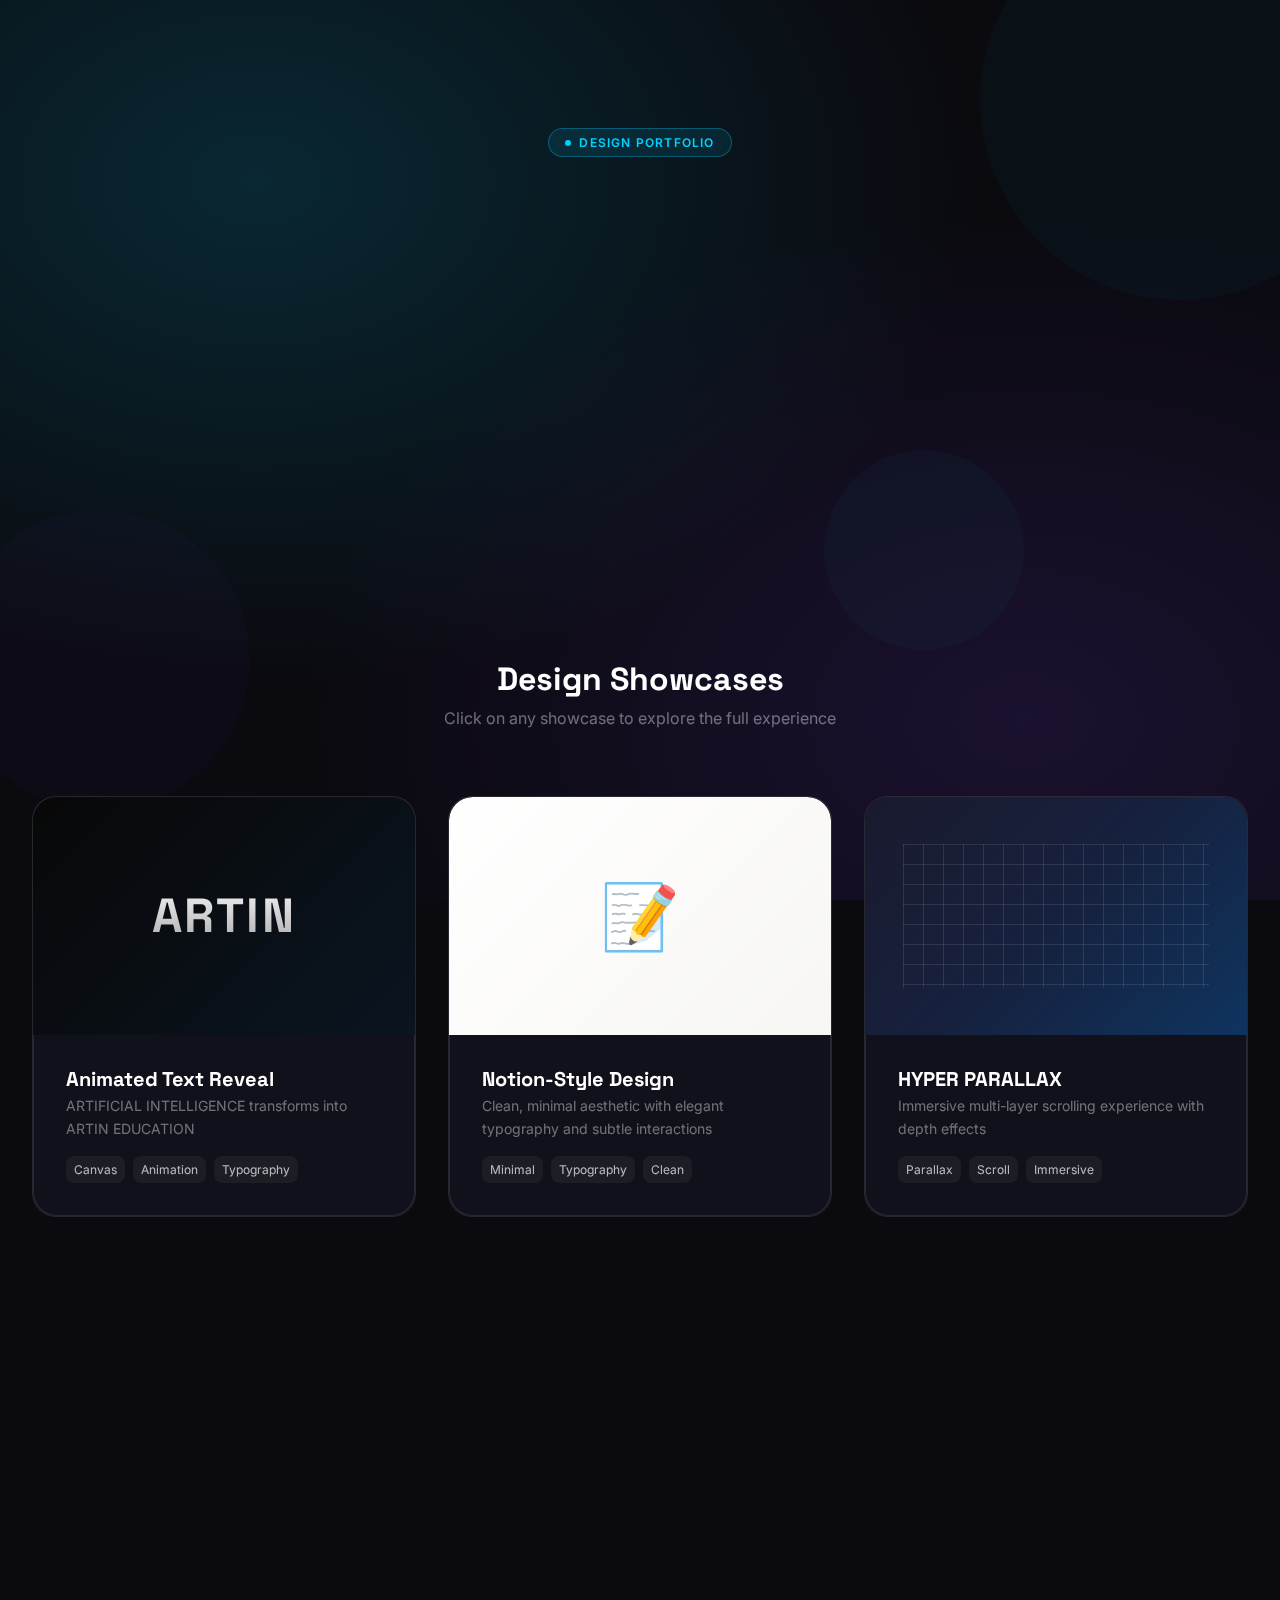
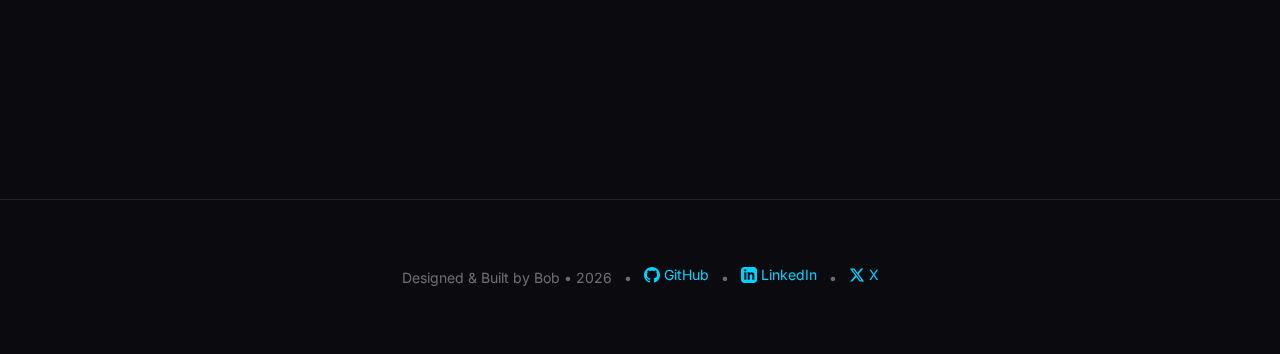
<file: index.html>
<!DOCTYPE html>
<html lang="en">

<head>
    <meta charset="UTF-8">
    <meta name="viewport" content="width=device-width, initial-scale=1.0">
    <title>Bob's Design Folio | Creative Web Designs</title>
    <meta name="description"
        content="A collection of unique creative web designs by Bob - exploring modern aesthetics, animations, and interactive experiences.">
    <link rel="stylesheet" href="css/shared.css">
    <style>
        /* Page-specific styles */
        .hero {
            min-height: 60vh;
            display: flex;
            flex-direction: column;
            justify-content: center;
            align-items: center;
            text-align: center;
            padding: var(--space-2xl) var(--space-lg);
            position: relative;
        }

        .hero-badge {
            display: inline-flex;
            align-items: center;
            gap: var(--space-sm);
            padding: var(--space-xs) var(--space-md);
            background: rgba(0, 210, 255, 0.1);
            border: 1px solid rgba(0, 210, 255, 0.3);
            border-radius: var(--radius-full);
            font-size: 0.75rem;
            font-weight: 600;
            text-transform: uppercase;
            letter-spacing: 0.1em;
            color: var(--color-accent-primary);
            margin-bottom: var(--space-lg);
            animation: fadeInUp 0.8s ease forwards;
        }

        .hero-badge .dot {
            width: 6px;
            height: 6px;
            background: var(--color-accent-primary);
            border-radius: 50%;
            animation: pulse 2s ease-in-out infinite;
        }

        .hero h1 {
            font-size: clamp(3rem, 10vw, 7rem);
            font-weight: 900;
            margin-bottom: var(--space-md);
            animation: fadeInUp 0.8s ease forwards;
            animation-delay: 0.1s;
            opacity: 0;
        }

        .hero-subtitle {
            font-size: clamp(1rem, 2vw, 1.25rem);
            color: var(--color-text-secondary);
            max-width: 600px;
            margin-bottom: var(--space-xl);
            animation: fadeInUp 0.8s ease forwards;
            animation-delay: 0.2s;
            opacity: 0;
        }

        /* Showcases Grid */
        .showcases-section {
            padding: var(--space-xl) 0 var(--space-2xl);
        }

        .section-header {
            text-align: center;
            margin-bottom: var(--space-xl);
        }

        .section-header h2 {
            font-size: 2rem;
            margin-bottom: var(--space-sm);
        }

        .section-header p {
            color: var(--color-text-muted);
        }

        .showcase-card {
            display: flex;
            flex-direction: column;
            cursor: pointer;
            text-decoration: none;
            color: inherit;
        }

        .showcase-card .preview {
            aspect-ratio: 16 / 10;
            position: relative;
            overflow: hidden;
            border-radius: var(--radius-lg) var(--radius-lg) 0 0;
        }

        .showcase-card .preview-bg {
            position: absolute;
            inset: 0;
            background-size: cover;
            background-position: center;
            transition: transform var(--transition-slow);
        }

        .showcase-card:hover .preview-bg {
            transform: scale(1.05);
        }

        .showcase-card .preview-overlay {
            position: absolute;
            inset: 0;
            background: linear-gradient(to top, rgba(0, 0, 0, 0.8) 0%, transparent 50%);
            display: flex;
            align-items: flex-end;
            padding: var(--space-lg);
            opacity: 0;
            transition: opacity var(--transition-base);
        }

        .showcase-card:hover .preview-overlay {
            opacity: 1;
        }

        .showcase-card .preview-overlay span {
            font-size: 0.875rem;
            font-weight: 600;
            display: flex;
            align-items: center;
            gap: var(--space-sm);
        }

        .showcase-card .preview-overlay span::after {
            content: '→';
            transition: transform var(--transition-base);
        }

        .showcase-card:hover .preview-overlay span::after {
            transform: translateX(4px);
        }

        .showcase-card .info {
            padding: var(--space-lg);
            background: var(--color-bg-card);
            border: 1px solid var(--color-border);
            border-top: none;
            border-radius: 0 0 var(--radius-lg) var(--radius-lg);
        }

        .showcase-card .info h3 {
            font-size: 1.25rem;
            margin-bottom: var(--space-xs);
        }

        .showcase-card .info p {
            font-size: 0.875rem;
            color: var(--color-text-muted);
            margin-bottom: var(--space-md);
        }

        .tags {
            display: flex;
            flex-wrap: wrap;
            gap: var(--space-sm);
        }

        .tag {
            padding: var(--space-xs) var(--space-sm);
            background: rgba(255, 255, 255, 0.05);
            border-radius: var(--radius-sm);
            font-size: 0.75rem;
            color: var(--color-text-secondary);
        }

        /* Preview Backgrounds */
        .preview-artin {
            background: linear-gradient(135deg, #080808 0%, #0a1520 100%);
        }

        .preview-notion {
            background: linear-gradient(135deg, #ffffff 0%, #f7f6f3 100%);
        }

        .preview-parallax {
            background: linear-gradient(135deg, #1a1a2e 0%, #16213e 50%, #0f3460 100%);
        }

        /* Preview Animations */
        .preview-artin::before {
            content: 'ARTIN';
            position: absolute;
            top: 50%;
            left: 50%;
            transform: translate(-50%, -50%);
            font-family: 'Space Grotesk', sans-serif;
            font-size: 3rem;
            font-weight: 900;
            background: linear-gradient(to bottom, #ffffff, #a0a0a0);
            -webkit-background-clip: text;
            -webkit-text-fill-color: transparent;
            letter-spacing: 0.05em;
        }

        .preview-notion::before {
            content: '📝';
            position: absolute;
            top: 50%;
            left: 50%;
            transform: translate(-50%, -50%);
            font-size: 4rem;
        }

        .preview-parallax::before {
            content: '';
            position: absolute;
            top: 20%;
            left: 10%;
            width: 80%;
            height: 60%;
            background:
                linear-gradient(90deg, rgba(255, 255, 255, 0.1) 1px, transparent 1px),
                linear-gradient(rgba(255, 255, 255, 0.1) 1px, transparent 1px);
            background-size: 20px 20px;
            animation: float 6s ease-in-out infinite;
        }

        /* Footer */
        footer {
            padding: var(--space-xl) 0;
            text-align: center;
            border-top: 1px solid var(--color-border);
        }

        footer p {
            color: var(--color-text-muted);
            font-size: 0.875rem;
        }

        footer a {
            color: var(--color-accent-primary);
        }

        /* Floating Elements */
        .floating-shapes {
            position: fixed;
            top: 0;
            left: 0;
            width: 100%;
            height: 100%;
            pointer-events: none;
            z-index: -1;
            overflow: hidden;
        }

        .floating-shapes .shape {
            position: absolute;
            border-radius: 50%;
            opacity: 0.03;
            animation: float 20s ease-in-out infinite;
        }

        .shape-1 {
            width: 400px;
            height: 400px;
            background: var(--color-accent-primary);
            top: -100px;
            right: -100px;
            animation-delay: 0s;
        }

        .shape-2 {
            width: 300px;
            height: 300px;
            background: var(--color-accent-secondary);
            bottom: 10%;
            left: -50px;
            animation-delay: -5s;
        }

        .shape-3 {
            width: 200px;
            height: 200px;
            background: var(--color-accent-primary);
            top: 50%;
            right: 20%;
            animation-delay: -10s;
        }
    </style>
</head>

<body>
    <div class="gradient-bg"></div>

    <div class="floating-shapes">
        <div class="shape shape-1"></div>
        <div class="shape shape-2"></div>
        <div class="shape shape-3"></div>
    </div>

    <main>
        <section class="hero">
            <div class="hero-badge">
                <span class="dot"></span>
                Design Portfolio
            </div>
            <h1><span class="text-gradient">Bob's</span> Design Folio</h1>
            <p class="hero-subtitle">
                A creative playground exploring modern web aesthetics, bold animations,
                and immersive interactive experiences.
            </p>
        </section>

        <section class="showcases-section">
            <div class="container">
                <div class="section-header">
                    <h2>Design Showcases</h2>
                    <p>Click on any showcase to explore the full experience</p>
                </div>

                <div class="grid grid-3">
                    <!-- ARTIN Reveal -->
                    <a href="showcases/artin-reveal/index.html" class="showcase-card card" id="showcase-artin">
                        <div class="preview">
                            <div class="preview-bg preview-artin"></div>
                            <div class="preview-overlay">
                                <span>View Showcase</span>
                            </div>
                        </div>
                        <div class="info">
                            <h3>Animated Text Reveal</h3>
                            <p>ARTIFICIAL INTELLIGENCE transforms into ARTIN EDUCATION</p>
                            <div class="tags">
                                <span class="tag">Canvas</span>
                                <span class="tag">Animation</span>
                                <span class="tag">Typography</span>
                            </div>
                        </div>
                    </a>

                    <!-- Notion Style -->
                    <a href="showcases/notion-style/index.html" class="showcase-card card" id="showcase-notion">
                        <div class="preview">
                            <div class="preview-bg preview-notion"></div>
                            <div class="preview-overlay">
                                <span>View Showcase</span>
                            </div>
                        </div>
                        <div class="info">
                            <h3>Notion-Style Design</h3>
                            <p>Clean, minimal aesthetic with elegant typography and subtle interactions</p>
                            <div class="tags">
                                <span class="tag">Minimal</span>
                                <span class="tag">Typography</span>
                                <span class="tag">Clean</span>
                            </div>
                        </div>
                    </a>

                    <!-- Parallax Scroll -->
                    <a href="showcases/parallax-scroll/index.html" class="showcase-card card" id="showcase-parallax">
                        <div class="preview">
                            <div class="preview-bg preview-parallax"></div>
                            <div class="preview-overlay">
                                <span>View Showcase</span>
                            </div>
                        </div>
                        <div class="info">
                            <h3>HYPER PARALLAX</h3>
                            <p>Immersive multi-layer scrolling experience with depth effects</p>
                            <div class="tags">
                                <span class="tag">Parallax</span>
                                <span class="tag">Scroll</span>
                                <span class="tag">Immersive</span>
                            </div>
                        </div>
                    </a>

                    <!-- Isometric Escape -->
                    <a href="showcases/isometric-escape/index.html" class="showcase-card card" id="showcase-isometric">
                        <div class="preview">
                            <div class="preview-bg"
                                style="background: linear-gradient(45deg, #050505 0%, #001a1a 100%); position: relative;">
                                <div
                                    style="position: absolute; top: 50%; left: 50%; transform: translate(-50%, -50%) rotate(45deg); width: 40px; height: 40px; border: 2px solid #00d2ff; box-shadow: 0 0 20px #00d2ff;">
                                </div>
                                <div
                                    style="position: absolute; top: 30%; left: 30%; width: 100%; height: 1px; background: rgba(0,255,255,0.2);">
                                </div>
                                <div
                                    style="position: absolute; top: 70%; left: 0%; width: 100%; height: 1px; background: rgba(0,255,255,0.2);">
                                </div>
                            </div>
                            <div class="preview-overlay">
                                <span>View Showcase</span>
                            </div>
                        </div>
                        <div class="info">
                            <h3>Project Zeta: ISO</h3>
                            <p>Tactical 3D puzzle escape using orthographic camera and raycasting</p>
                            <div class="tags">
                                <span class="tag">Three.js</span>
                                <span class="tag">Game</span>
                                <span class="tag">Puzzle</span>
                            </div>
                        </div>
                    </a>

                    <!-- Art Gallery -->
                    <a href="showcases/gallery/index.html" class="showcase-card card" id="showcase-gallery">
                        <div class="preview">
                            <div class="preview-bg"
                                style="background: linear-gradient(135deg, #0f0f14 0%, #1a1a22 100%); position: relative;">
                                <div
                                    style="position: absolute; top: 50%; left: 35%; transform: translate(-50%, -50%) rotate(-3deg); width: 50px; height: 65px; background: linear-gradient(145deg, #6d5a35, #4a3d24); padding: 4px; border-radius: 2px; box-shadow: 0 4px 20px rgba(0,0,0,0.4);">
                                    <div
                                        style="width: 100%; height: 100%; background: #1a1a1a; display: flex; align-items: center; justify-content: center;">
                                        <div
                                            style="width: 30px; height: 40px; background: linear-gradient(135deg, #2a4a6a, #1a3a5a);">
                                        </div>
                                    </div>
                                </div>
                                <div
                                    style="position: absolute; top: 50%; left: 65%; transform: translate(-50%, -50%) rotate(2deg); width: 50px; height: 65px; background: linear-gradient(145deg, #6d5a35, #4a3d24); padding: 4px; border-radius: 2px; box-shadow: 0 4px 20px rgba(0,0,0,0.4);">
                                    <div
                                        style="width: 100%; height: 100%; background: #1a1a1a; display: flex; align-items: center; justify-content: center;">
                                        <div
                                            style="width: 30px; height: 40px; background: linear-gradient(135deg, #5a3a4a, #4a2a3a);">
                                        </div>
                                    </div>
                                </div>
                                <div
                                    style="position: absolute; bottom: 15%; left: 50%; transform: translateX(-50%); color: rgba(201, 169, 98, 0.6); font-size: 0.6rem; letter-spacing: 0.1em;">
                                    GALLERY</div>
                            </div>
                            <div class="preview-overlay">
                                <span>View Showcase</span>
                            </div>
                        </div>
                        <div class="info">
                            <h3>Art Gallery</h3>
                            <p>Upload and browse artwork in an elegant scrollable gallery with ornate frames</p>
                            <div class="tags">
                                <span class="tag">Interactive</span>
                                <span class="tag">Upload</span>
                                <span class="tag">Gallery</span>
                            </div>
                        </div>
                    </a>

                    <!-- Terminal Simulator -->
                    <a href="showcases/terminal-sim/index.html" class="showcase-card card" id="showcase-terminal">
                        <div class="preview">
                            <div class="preview-bg"
                                style="background: linear-gradient(135deg, #0a0a0a 0%, #1a1a1a 100%); position: relative; font-family: 'JetBrains Mono', monospace;">
                                <div style="position: absolute; top: 12px; left: 12px; display: flex; gap: 6px;">
                                    <div style="width: 10px; height: 10px; border-radius: 50%; background: #ff5f57;">
                                    </div>
                                    <div style="width: 10px; height: 10px; border-radius: 50%; background: #ffbd2e;">
                                    </div>
                                    <div style="width: 10px; height: 10px; border-radius: 50%; background: #28c940;">
                                    </div>
                                </div>
                                <div
                                    style="position: absolute; top: 50%; left: 50%; transform: translate(-50%, -50%); color: #00ff41; font-size: 1rem; font-family: 'JetBrains Mono', monospace;">
                                    <span style="color: #00d4ff;">guest</span><span
                                        style="color: #6b6b6b;">@</span><span
                                        style="color: #ff79c6;">bobs-macbook</span><span style="color: #e0e0e0;">:~$
                                        _</span>
                                </div>
                            </div>
                            <div class="preview-overlay">
                                <span>View Showcase</span>
                            </div>
                        </div>
                        <div class="info">
                            <h3>Terminal Simulator</h3>
                            <p>Interactive Linux terminal with hidden easter eggs and secret commands</p>
                            <div class="tags">
                                <span class="tag">Interactive</span>
                                <span class="tag">Easter Eggs</span>
                                <span class="tag">CLI</span>
                            </div>
                        </div>
                    </a>
                </div>
            </div>
        </section>
    </main>

    <footer>
        <div class="container">
            <p>
                Designed & Built by Bob • 2026
                <span style="margin: 0 0.5rem;">•</span>
                <a href="https://github.com/bz8768" target="_blank" rel="noopener"
                    style="display: inline-flex; align-items: center; gap: 0.25rem;">
                    <svg width="16" height="16" viewBox="0 0 24 24" fill="currentColor">
                        <path
                            d="M12 0c-6.626 0-12 5.373-12 12 0 5.302 3.438 9.8 8.207 11.387.599.111.793-.261.793-.577v-2.234c-3.338.726-4.033-1.416-4.033-1.416-.546-1.387-1.333-1.756-1.333-1.756-1.089-.745.083-.729.083-.729 1.205.084 1.839 1.237 1.839 1.237 1.07 1.834 2.807 1.304 3.492.997.107-.775.418-1.305.762-1.604-2.665-.305-5.467-1.334-5.467-5.931 0-1.311.469-2.381 1.236-3.221-.124-.303-.535-1.524.117-3.176 0 0 1.008-.322 3.301 1.23.957-.266 1.983-.399 3.003-.404 1.02.005 2.047.138 3.006.404 2.291-1.552 3.297-1.23 3.297-1.23.653 1.653.242 2.874.118 3.176.77.84 1.235 1.911 1.235 3.221 0 4.609-2.807 5.624-5.479 5.921.43.372.823 1.102.823 2.222v3.293c0 .319.192.694.801.576 4.765-1.589 8.199-6.086 8.199-11.386 0-6.627-5.373-12-12-12z" />
                    </svg>
                    GitHub
                </a>
                <span style="margin: 0 0.5rem;">•</span>
                <a href="https://www.linkedin.com/in/bob-z-946024b8/" target="_blank" rel="noopener"
                    style="display: inline-flex; align-items: center; gap: 0.25rem;">
                    <svg width="16" height="16" viewBox="0 0 24 24" fill="currentColor">
                        <path
                            d="M19 0h-14c-2.761 0-5 2.239-5 5v14c0 2.761 2.239 5 5 5h14c2.762 0 5-2.239 5-5v-14c0-2.761-2.238-5-5-5zm-11 19h-3v-11h3v11zm-1.5-12.268c-.966 0-1.75-.79-1.75-1.764s.784-1.764 1.75-1.764 1.75.79 1.75 1.764-.783 1.764-1.75 1.764zm13.5 12.268h-3v-5.604c0-3.368-4-3.113-4 0v5.604h-3v-11h3v1.765c1.396-2.586 7-2.777 7 2.476v6.759z" />
                    </svg>
                    LinkedIn
                </a>
                <span style="margin: 0 0.5rem;">•</span>
                <a href="https://x.com/bobzhu" target="_blank" rel="noopener"
                    style="display: inline-flex; align-items: center; gap: 0.25rem;">
                    <svg width="16" height="16" viewBox="0 0 24 24" fill="currentColor">
                        <path
                            d="M18.244 2.25h3.308l-7.227 8.26 8.502 11.24H16.17l-5.214-6.817L4.99 21.75H1.68l7.73-8.835L1.254 2.25H8.08l4.713 6.231zm-1.161 17.52h1.833L7.084 4.126H5.117z" />
                    </svg>
                    X
                </a>
            </p>
        </div>
    </footer>

    <script src="js/shared.js"></script>
</body>

</html>
</file>
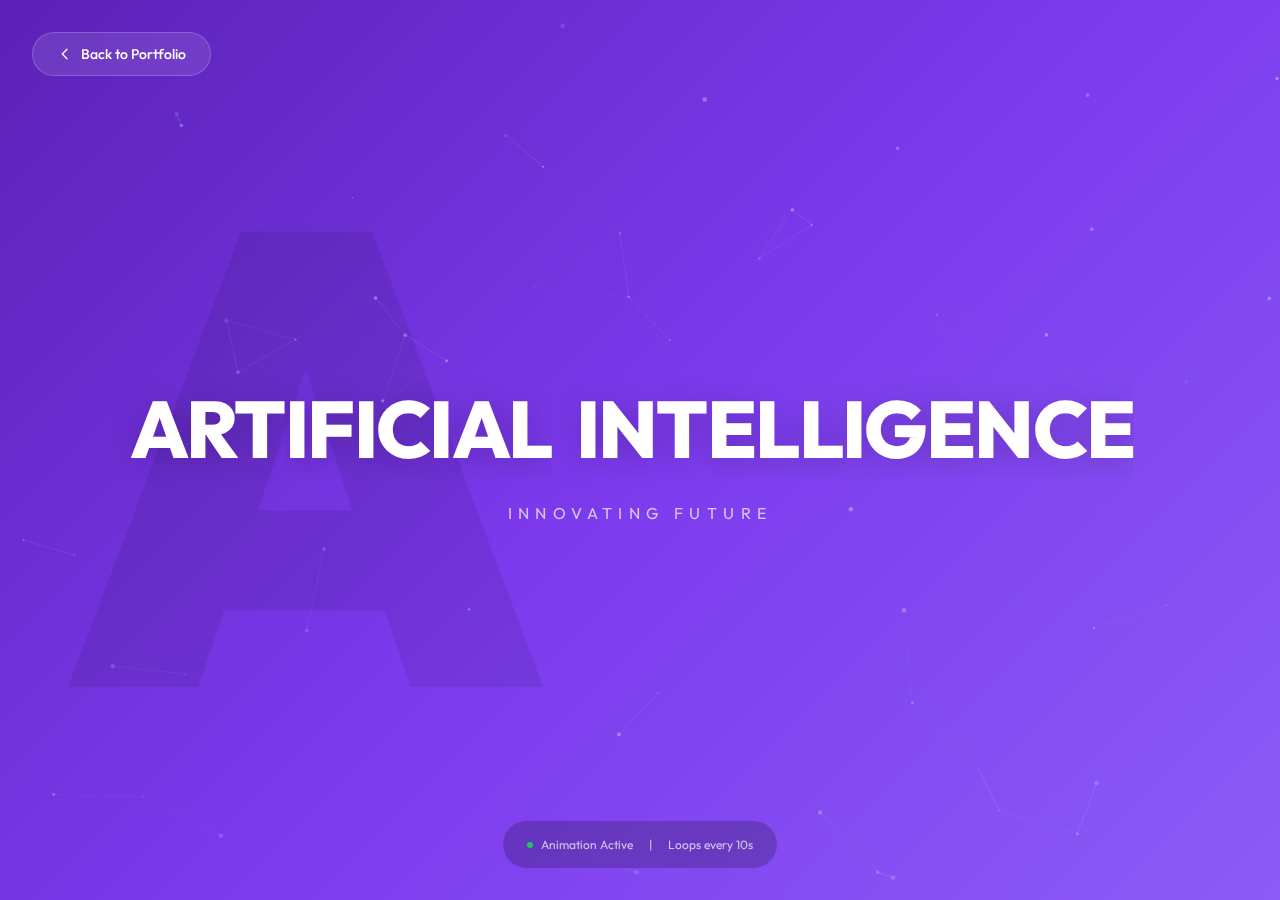
<file: showcases/artin-reveal/index.html>
<!DOCTYPE html>
<html lang="en">

<head>
    <meta charset="UTF-8">
    <meta name="viewport" content="width=device-width, initial-scale=1.0">
    <title>ARTIN Reveal | Bob's Design Folio</title>
    <meta name="description"
        content="ARTIFICIAL INTELLIGENCE transforms into ARTIN EDUCATION - an animated text reveal experience">
    <style>
        @import url('https://fonts.googleapis.com/css2?family=Outfit:wght@300;400;500;600;700;800;900&display=swap');

        * {
            margin: 0;
            padding: 0;
            box-sizing: border-box;
        }

        body {
            background: linear-gradient(135deg, #5b21b6 0%, #7c3aed 50%, #8b5cf6 100%);
            min-height: 100vh;
            display: flex;
            flex-direction: column;
            justify-content: center;
            align-items: center;
            font-family: 'Outfit', sans-serif;
            color: #ffffff;
            overflow: hidden;
            position: relative;
        }

        /* Animated Background Gradient */
        .bg-gradient {
            position: fixed;
            top: 0;
            left: 0;
            width: 100%;
            height: 100%;
            background: linear-gradient(135deg, #5b21b6 0%, #7c3aed 50%, #8b5cf6 100%);
            z-index: -2;
        }

        /* Large A watermark */
        .watermark {
            position: fixed;
            top: 50%;
            left: 5%;
            transform: translateY(-50%);
            font-size: 50vw;
            font-weight: 900;
            color: rgba(0, 0, 0, 0.08);
            z-index: -1;
            pointer-events: none;
            line-height: 1;
            user-select: none;
        }

        /* Canvas for particles */
        #canvas-bg {
            position: fixed;
            top: 0;
            left: 0;
            width: 100%;
            height: 100%;
            z-index: 0;
            pointer-events: none;
        }

        /* Main Container */
        .container {
            position: relative;
            z-index: 10;
            text-align: center;
            padding: 2rem;
        }

        /* Text Animation Container */
        .text-container {
            display: flex;
            flex-direction: column;
            align-items: center;
            gap: 1.5rem;
        }

        .main-text {
            display: flex;
            align-items: baseline;
            justify-content: center;
            font-size: clamp(2rem, 8vw, 5rem);
            font-weight: 800;
            letter-spacing: -0.02em;
            white-space: nowrap;
            text-shadow: 0 4px 30px rgba(0, 0, 0, 0.2);
        }

        /* Text segments */
        .segment {
            display: inline-block;
            transition: all 1.5s cubic-bezier(0.25, 0.1, 0.25, 1);
        }

        /* Collapsible parts (IFICIAL and TELLIGENCE) */
        .collapse {
            display: inline-block;
            overflow: hidden;
            white-space: nowrap;
            transition: all 1.5s cubic-bezier(0.25, 0.1, 0.25, 1);
        }

        .collapse-ificial {
            max-width: 5em;
            opacity: 1;
        }

        .collapse-telligence {
            max-width: 7em;
            opacity: 1;
        }

        /* Expandable parts (EDUCATION shown when collapsed) */
        .expand {
            display: inline-block;
            overflow: hidden;
            white-space: nowrap;
            max-width: 0;
            opacity: 0;
            transition: all 1.5s cubic-bezier(0.25, 0.1, 0.25, 1);
        }

        .expand-edu {
            font-weight: 300;
            margin-left: 0.2em;
        }

        /* State: Collapsed (showing ARTIN EDUCATION) */
        .container.collapsed .collapse-ificial {
            max-width: 0;
            opacity: 0;
        }

        .container.collapsed .collapse-telligence {
            max-width: 0;
            opacity: 0;
        }

        .container.collapsed .expand-edu {
            max-width: 8em;
            opacity: 1;
        }

        /* Subtitle */
        .subtitle {
            font-size: clamp(0.7rem, 2vw, 1rem);
            font-weight: 400;
            letter-spacing: 0.4em;
            text-transform: uppercase;
            color: rgba(255, 255, 255, 0.7);
            transition: all 1s ease 0.3s;
        }

        .container.collapsed .subtitle {
            color: rgba(255, 255, 255, 0.9);
        }

        /* Back button */
        .back-btn {
            position: fixed;
            top: 2rem;
            left: 2rem;
            display: flex;
            align-items: center;
            gap: 0.5rem;
            padding: 0.75rem 1.5rem;
            background: rgba(255, 255, 255, 0.1);
            backdrop-filter: blur(10px);
            -webkit-backdrop-filter: blur(10px);
            border: 1px solid rgba(255, 255, 255, 0.2);
            border-radius: 100px;
            color: white;
            text-decoration: none;
            font-size: 0.875rem;
            font-weight: 500;
            transition: all 0.3s ease;
            z-index: 100;
        }

        .back-btn:hover {
            background: rgba(255, 255, 255, 0.2);
            transform: translateX(-4px);
        }

        .back-btn svg {
            width: 16px;
            height: 16px;
        }

        /* Info panel */
        .info-panel {
            position: fixed;
            bottom: 2rem;
            left: 50%;
            transform: translateX(-50%);
            display: flex;
            gap: 1rem;
            padding: 1rem 1.5rem;
            background: rgba(0, 0, 0, 0.2);
            backdrop-filter: blur(10px);
            -webkit-backdrop-filter: blur(10px);
            border-radius: 100px;
            font-size: 0.75rem;
            color: rgba(255, 255, 255, 0.7);
            z-index: 100;
        }

        .info-panel span {
            display: flex;
            align-items: center;
            gap: 0.5rem;
        }

        .info-panel .dot {
            width: 6px;
            height: 6px;
            background: #22c55e;
            border-radius: 50%;
            animation: pulse 2s ease-in-out infinite;
        }

        @keyframes pulse {

            0%,
            100% {
                opacity: 1;
            }

            50% {
                opacity: 0.4;
            }
        }

        /* Glow effect */
        .glow {
            position: absolute;
            top: 50%;
            left: 50%;
            transform: translate(-50%, -50%);
            width: 600px;
            height: 600px;
            background: radial-gradient(circle, rgba(255, 255, 255, 0.1) 0%, transparent 70%);
            pointer-events: none;
            opacity: 0;
            transition: opacity 1.5s ease;
        }

        .container.collapsed .glow {
            opacity: 1;
        }
    </style>
</head>

<body>
    <div class="bg-gradient"></div>
    <div class="watermark">A</div>
    <canvas id="canvas-bg"></canvas>

    <a href="../../index.html" class="back-btn">
        <svg xmlns="http://www.w3.org/2000/svg" fill="none" viewBox="0 0 24 24" stroke="currentColor" stroke-width="2">
            <path stroke-linecap="round" stroke-linejoin="round" d="M15 19l-7-7 7-7" />
        </svg>
        Back to Portfolio
    </a>

    <div class="container" id="mainContainer">
        <div class="glow"></div>

        <div class="text-container">
            <div class="main-text">
                <!-- ARTIFICIAL INTELLIGENCE ↔ ARTIN EDUCATION -->
                <span class="segment">ART</span><span class="collapse collapse-ificial">IFICIAL</span>
                <span class="segment" style="margin-left: 0.3em;">IN</span><span
                    class="collapse collapse-telligence">TELLIGENCE</span>
                <span class="expand expand-edu">EDUCATION</span>
            </div>

            <div class="subtitle">Innovating Future</div>
        </div>
    </div>

    <div class="info-panel">
        <span><span class="dot"></span>Animation Active</span>
        <span>|</span>
        <span>Loops every 10s</span>
    </div>

    <script>
        // === ANIMATION LOOP ===
        const container = document.getElementById('mainContainer');

        // Timing: Display ARTIFICIAL INTELLIGENCE → Transition → Display ARTIN EDUCATION → Transition → Loop
        function startAnimationSequence() {
            // Phase 1: Show ARTIFICIAL INTELLIGENCE (initial state) for 3 seconds
            setTimeout(() => {
                // Phase 2: Transition to ARTIN EDUCATION
                container.classList.add('collapsed');

                // Phase 3: Hold ARTIN EDUCATION for 4 seconds, then transition back
                setTimeout(() => {
                    container.classList.remove('collapsed');

                    // Phase 4: Wait 3 seconds showing ARTIFICIAL INTELLIGENCE, then loop
                    setTimeout(startAnimationSequence, 3000);
                }, 4000);
            }, 3000);
        }

        startAnimationSequence();

        // === PARTICLE BACKGROUND ===
        const canvas = document.getElementById('canvas-bg');
        const ctx = canvas.getContext('2d');
        let particles = [];

        function resizeCanvas() {
            canvas.width = window.innerWidth;
            canvas.height = window.innerHeight;
        }
        window.addEventListener('resize', resizeCanvas);
        resizeCanvas();

        class Particle {
            constructor() {
                this.reset();
            }

            reset() {
                this.x = Math.random() * canvas.width;
                this.y = Math.random() * canvas.height;
                this.vx = (Math.random() - 0.5) * 0.3;
                this.vy = (Math.random() - 0.5) * 0.3;
                this.size = Math.random() * 2 + 0.5;
                this.alpha = Math.random() * 0.3 + 0.1;
            }

            update() {
                this.x += this.vx;
                this.y += this.vy;

                if (this.x < 0 || this.x > canvas.width) this.vx *= -1;
                if (this.y < 0 || this.y > canvas.height) this.vy *= -1;
            }

            draw() {
                ctx.beginPath();
                ctx.arc(this.x, this.y, this.size, 0, Math.PI * 2);
                ctx.fillStyle = `rgba(255, 255, 255, ${this.alpha})`;
                ctx.fill();
            }
        }

        function initParticles() {
            particles = [];
            const count = Math.min(window.innerWidth * 0.05, 60);
            for (let i = 0; i < count; i++) {
                particles.push(new Particle());
            }
        }

        function drawConnections() {
            for (let i = 0; i < particles.length; i++) {
                for (let j = i + 1; j < particles.length; j++) {
                    const dx = particles[i].x - particles[j].x;
                    const dy = particles[i].y - particles[j].y;
                    const distance = Math.sqrt(dx * dx + dy * dy);

                    if (distance < 120) {
                        const opacity = (1 - distance / 120) * 0.15;
                        ctx.beginPath();
                        ctx.moveTo(particles[i].x, particles[i].y);
                        ctx.lineTo(particles[j].x, particles[j].y);
                        ctx.strokeStyle = `rgba(255, 255, 255, ${opacity})`;
                        ctx.stroke();
                    }
                }
            }
        }

        function animate() {
            ctx.clearRect(0, 0, canvas.width, canvas.height);

            drawConnections();

            particles.forEach(p => {
                p.update();
                p.draw();
            });

            requestAnimationFrame(animate);
        }

        initParticles();
        animate();
    </script>
</body>

</html>
</file>
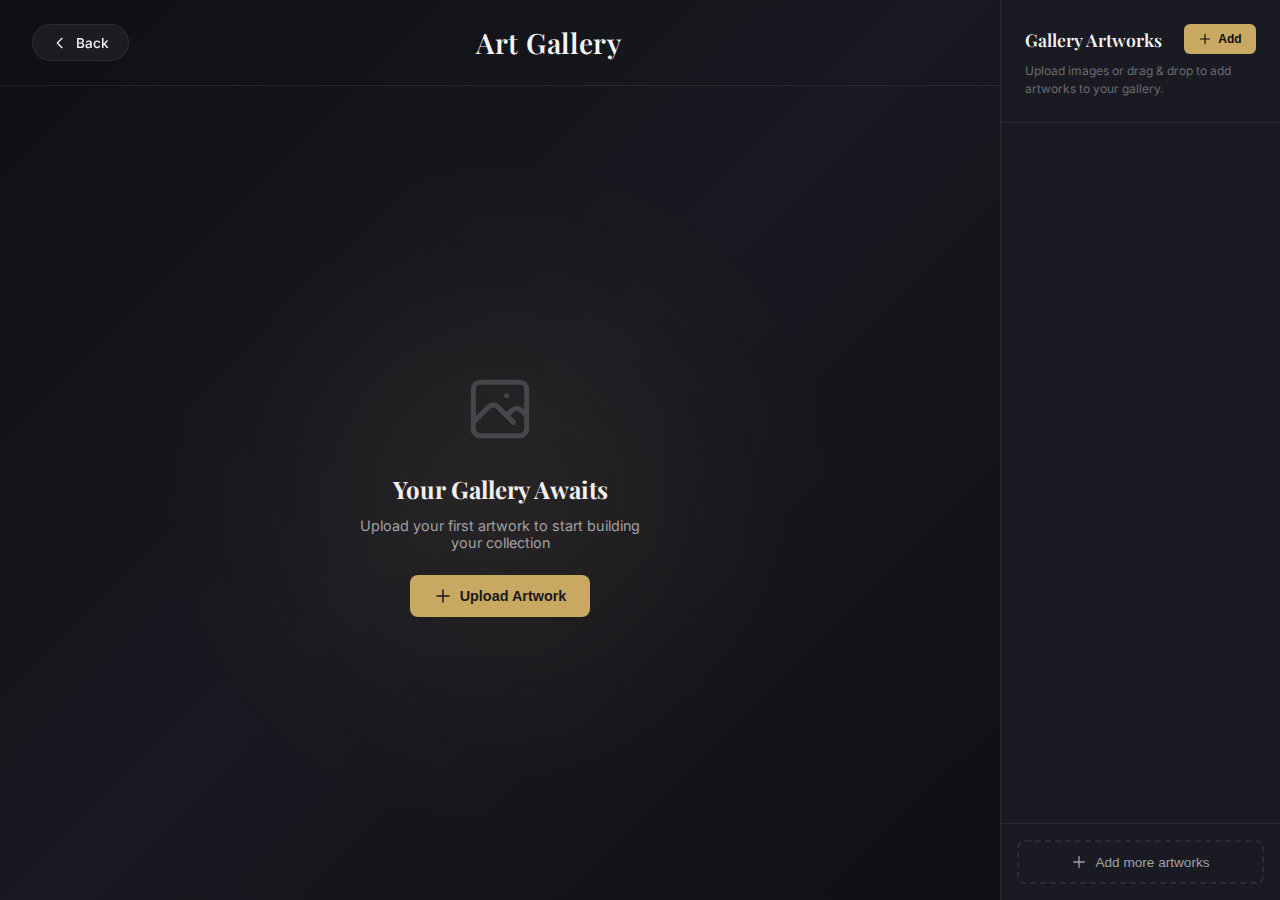
<file: showcases/gallery/index.html>
<!DOCTYPE html>
<html lang="en">

<head>
    <meta charset="UTF-8">
    <meta name="viewport" content="width=device-width, initial-scale=1.0">
    <title>Art Gallery | Bob's Design Folio</title>
    <meta name="description"
        content="An interactive scrollable art gallery - upload and browse your artwork collection">
    <link rel="preconnect" href="https://fonts.googleapis.com">
    <link rel="preconnect" href="https://fonts.gstatic.com" crossorigin>
    <link
        href="https://fonts.googleapis.com/css2?family=Playfair+Display:wght@400;500;600;700&family=Inter:wght@300;400;500;600&display=swap"
        rel="stylesheet">
    <style>
        * {
            margin: 0;
            padding: 0;
            box-sizing: border-box;
        }

        :root {
            --bg-primary: #0f0f14;
            --bg-secondary: #1a1a22;
            --bg-card: #22222e;
            --bg-elevated: #2a2a38;
            --accent-gold: #c9a962;
            --accent-gold-dim: rgba(201, 169, 98, 0.3);
            --text-primary: #f5f5f7;
            --text-secondary: #a0a0a8;
            --text-muted: #6a6a72;
            --border-color: rgba(255, 255, 255, 0.08);
            --shadow-soft: 0 4px 24px rgba(0, 0, 0, 0.4);
            --shadow-glow: 0 0 40px rgba(201, 169, 98, 0.15);
            --frame-color: #5c4a2a;
            --frame-inner: #3d3428;
        }

        body {
            background: var(--bg-primary);
            color: var(--text-primary);
            font-family: 'Inter', -apple-system, BlinkMacSystemFont, sans-serif;
            min-height: 100vh;
            overflow: hidden;
        }

        /* Layout */
        .app-container {
            display: grid;
            grid-template-columns: 1fr 280px;
            height: 100vh;
        }

        /* Main Gallery View */
        .gallery-main {
            display: flex;
            flex-direction: column;
            position: relative;
            background: linear-gradient(135deg, #0f0f14 0%, #181820 50%, #0f0f14 100%);
        }

        .gallery-header {
            display: flex;
            justify-content: space-between;
            align-items: center;
            padding: 1.5rem 2rem;
            border-bottom: 1px solid var(--border-color);
        }

        .back-btn {
            display: flex;
            align-items: center;
            gap: 0.5rem;
            padding: 0.6rem 1.2rem;
            background: rgba(255, 255, 255, 0.05);
            backdrop-filter: blur(10px);
            border: 1px solid var(--border-color);
            border-radius: 100px;
            color: var(--text-primary);
            text-decoration: none;
            font-size: 0.85rem;
            font-weight: 500;
            transition: all 0.3s ease;
        }

        .back-btn:hover {
            background: rgba(255, 255, 255, 0.1);
            transform: translateX(-4px);
        }

        .back-btn svg {
            width: 16px;
            height: 16px;
        }

        .gallery-title {
            font-family: 'Playfair Display', serif;
            font-size: 1.75rem;
            font-weight: 600;
            letter-spacing: 0.02em;
            color: var(--text-primary);
        }

        .header-actions {
            display: flex;
            gap: 0.75rem;
        }

        /* Gallery Canvas Area */
        .gallery-canvas {
            flex: 1;
            display: flex;
            align-items: center;
            justify-content: center;
            padding: 2rem;
            position: relative;
            overflow: hidden;
        }

        /* Ambient Background Effect */
        .ambient-glow {
            position: absolute;
            width: 600px;
            height: 600px;
            border-radius: 50%;
            background: radial-gradient(circle, var(--accent-gold-dim) 0%, transparent 70%);
            opacity: 0.4;
            filter: blur(80px);
            pointer-events: none;
            transition: all 0.8s ease;
        }

        /* Artwork Container */
        .artwork-container {
            display: flex;
            gap: 3rem;
            align-items: center;
            justify-content: center;
            transition: transform 0.6s cubic-bezier(0.25, 0.1, 0.25, 1);
        }

        .artwork-frame {
            position: relative;
            flex-shrink: 0;
            cursor: pointer;
            transition: all 0.4s cubic-bezier(0.25, 0.1, 0.25, 1);
        }

        .artwork-frame:hover {
            transform: translateY(-8px) scale(1.02);
        }

        .artwork-frame.active {
            transform: scale(1.05);
        }

        /* Ornate Frame Styling */
        .frame-outer {
            padding: 20px;
            background: linear-gradient(145deg, #6d5a35 0%, #4a3d24 50%, #5c4a2a 100%);
            border-radius: 4px;
            box-shadow:
                var(--shadow-soft),
                inset 0 1px 0 rgba(255, 255, 255, 0.1),
                0 0 60px rgba(0, 0, 0, 0.5);
        }

        .frame-inner {
            padding: 8px;
            background: linear-gradient(145deg, #3d3428 0%, #2a2520 100%);
            border: 1px solid rgba(255, 255, 255, 0.05);
        }

        .frame-mat {
            padding: 12px;
            background: #1a1a1a;
            border: 1px solid rgba(255, 255, 255, 0.02);
        }

        .artwork-image {
            display: block;
            max-width: 320px;
            max-height: 400px;
            width: auto;
            height: auto;
            object-fit: contain;
            background: #0a0a0a;
        }

        /* Decorative Corner Accents */
        .frame-corner {
            position: absolute;
            width: 20px;
            height: 20px;
            border: 2px solid var(--accent-gold);
            opacity: 0.4;
        }

        .frame-corner.top-left {
            top: 8px;
            left: 8px;
            border-right: none;
            border-bottom: none;
        }

        .frame-corner.top-right {
            top: 8px;
            right: 8px;
            border-left: none;
            border-bottom: none;
        }

        .frame-corner.bottom-left {
            bottom: 8px;
            left: 8px;
            border-right: none;
            border-top: none;
        }

        .frame-corner.bottom-right {
            bottom: 8px;
            right: 8px;
            border-left: none;
            border-top: none;
        }

        /* Artwork Label */
        .artwork-label {
            position: absolute;
            bottom: -40px;
            left: 50%;
            transform: translateX(-50%);
            padding: 0.5rem 1.25rem;
            background: var(--bg-elevated);
            border-radius: 100px;
            font-size: 0.8rem;
            color: var(--text-secondary);
            white-space: nowrap;
            border: 1px solid var(--border-color);
        }

        /* Navigation Controls */
        .gallery-controls {
            display: flex;
            align-items: center;
            justify-content: center;
            gap: 1rem;
            padding: 1.5rem;
            border-top: 1px solid var(--border-color);
            background: var(--bg-secondary);
        }

        .nav-btn {
            display: flex;
            align-items: center;
            justify-content: center;
            width: 44px;
            height: 44px;
            background: var(--bg-elevated);
            border: 1px solid var(--border-color);
            border-radius: 50%;
            color: var(--text-primary);
            cursor: pointer;
            transition: all 0.3s ease;
        }

        .nav-btn:hover:not(:disabled) {
            background: var(--accent-gold);
            color: var(--bg-primary);
            border-color: var(--accent-gold);
            transform: scale(1.1);
        }

        .nav-btn:disabled {
            opacity: 0.3;
            cursor: not-allowed;
        }

        .nav-btn svg {
            width: 18px;
            height: 18px;
        }

        .page-indicator {
            font-size: 0.9rem;
            color: var(--text-secondary);
            min-width: 60px;
            text-align: center;
        }

        .fullscreen-btn {
            margin-left: 1rem;
            background: transparent;
        }

        /* Sidebar */
        .gallery-sidebar {
            background: var(--bg-secondary);
            border-left: 1px solid var(--border-color);
            display: flex;
            flex-direction: column;
            overflow: hidden;
        }

        .sidebar-header {
            padding: 1.5rem;
            border-bottom: 1px solid var(--border-color);
        }

        .sidebar-title {
            display: flex;
            align-items: center;
            justify-content: space-between;
            margin-bottom: 0.5rem;
        }

        .sidebar-title h3 {
            font-family: 'Playfair Display', serif;
            font-size: 1.1rem;
            font-weight: 600;
        }

        .add-artwork-btn {
            display: flex;
            align-items: center;
            gap: 0.4rem;
            padding: 0.5rem 0.9rem;
            background: var(--accent-gold);
            color: var(--bg-primary);
            border: none;
            border-radius: 6px;
            font-size: 0.75rem;
            font-weight: 600;
            cursor: pointer;
            transition: all 0.3s ease;
        }

        .add-artwork-btn:hover {
            background: #dbb972;
            transform: translateY(-2px);
            box-shadow: var(--shadow-glow);
        }

        .add-artwork-btn svg {
            width: 14px;
            height: 14px;
        }

        .sidebar-hint {
            font-size: 0.75rem;
            color: var(--text-muted);
            line-height: 1.5;
        }

        /* Artwork List */
        .artwork-list {
            flex: 1;
            overflow-y: auto;
            padding: 1rem;
            display: flex;
            flex-direction: column;
            gap: 0.75rem;
        }

        .artwork-list::-webkit-scrollbar {
            width: 6px;
        }

        .artwork-list::-webkit-scrollbar-track {
            background: transparent;
        }

        .artwork-list::-webkit-scrollbar-thumb {
            background: var(--bg-elevated);
            border-radius: 3px;
        }

        .artwork-item {
            display: flex;
            align-items: center;
            gap: 0.75rem;
            padding: 0.75rem;
            background: var(--bg-card);
            border: 1px solid var(--border-color);
            border-radius: 8px;
            cursor: pointer;
            transition: all 0.3s ease;
            position: relative;
        }

        .artwork-item:hover {
            background: var(--bg-elevated);
            border-color: var(--accent-gold-dim);
        }

        .artwork-item.active {
            border-color: var(--accent-gold);
            box-shadow: 0 0 20px var(--accent-gold-dim);
        }

        .artwork-thumb {
            width: 52px;
            height: 52px;
            object-fit: cover;
            border-radius: 4px;
            background: var(--bg-primary);
        }

        .artwork-info {
            flex: 1;
            min-width: 0;
        }

        .artwork-name {
            font-size: 0.85rem;
            font-weight: 500;
            margin-bottom: 0.25rem;
            white-space: nowrap;
            overflow: hidden;
            text-overflow: ellipsis;
        }

        .artwork-meta {
            font-size: 0.7rem;
            color: var(--text-muted);
        }

        .artwork-remove {
            position: absolute;
            top: 4px;
            right: 4px;
            width: 20px;
            height: 20px;
            display: flex;
            align-items: center;
            justify-content: center;
            background: rgba(255, 100, 100, 0.8);
            border: none;
            border-radius: 50%;
            color: white;
            font-size: 12px;
            cursor: pointer;
            opacity: 0;
            transition: opacity 0.2s ease;
        }

        .artwork-item:hover .artwork-remove {
            opacity: 1;
        }

        .artwork-remove:hover {
            background: rgba(255, 60, 60, 1);
        }

        /* Drag Handle */
        .drag-handle {
            color: var(--text-muted);
            cursor: grab;
            opacity: 0.4;
        }

        .artwork-item:hover .drag-handle {
            opacity: 1;
        }

        /* Add Footer */
        .sidebar-footer {
            padding: 1rem;
            border-top: 1px solid var(--border-color);
        }

        .add-more-btn {
            display: flex;
            align-items: center;
            justify-content: center;
            gap: 0.5rem;
            width: 100%;
            padding: 0.75rem;
            background: transparent;
            border: 2px dashed var(--border-color);
            border-radius: 8px;
            color: var(--text-secondary);
            font-size: 0.85rem;
            cursor: pointer;
            transition: all 0.3s ease;
        }

        .add-more-btn:hover {
            border-color: var(--accent-gold);
            color: var(--accent-gold);
        }

        /* Empty State */
        .empty-state {
            flex: 1;
            display: flex;
            flex-direction: column;
            align-items: center;
            justify-content: center;
            padding: 3rem;
            text-align: center;
        }

        .empty-state-icon {
            width: 80px;
            height: 80px;
            margin-bottom: 1.5rem;
            color: var(--text-muted);
            opacity: 0.5;
        }

        .empty-state h3 {
            font-family: 'Playfair Display', serif;
            font-size: 1.5rem;
            margin-bottom: 0.75rem;
        }

        .empty-state p {
            color: var(--text-secondary);
            font-size: 0.9rem;
            margin-bottom: 1.5rem;
            max-width: 300px;
        }

        .empty-upload-btn {
            display: flex;
            align-items: center;
            gap: 0.5rem;
            padding: 0.75rem 1.5rem;
            background: var(--accent-gold);
            color: var(--bg-primary);
            border: none;
            border-radius: 8px;
            font-size: 0.9rem;
            font-weight: 600;
            cursor: pointer;
            transition: all 0.3s ease;
        }

        .empty-upload-btn:hover {
            transform: translateY(-2px);
            box-shadow: var(--shadow-glow);
        }

        /* Hidden File Input */
        #file-input {
            display: none;
        }

        /* Animations */
        @keyframes fadeIn {
            from {
                opacity: 0;
                transform: translateY(10px);
            }

            to {
                opacity: 1;
                transform: translateY(0);
            }
        }

        .artwork-frame {
            animation: fadeIn 0.5s ease forwards;
        }

        /* Responsive */
        @media (max-width: 768px) {
            .app-container {
                grid-template-columns: 1fr;
            }

            .gallery-sidebar {
                display: none;
            }

            .artwork-container {
                gap: 1.5rem;
            }

            .frame-outer {
                padding: 12px;
            }

            .artwork-image {
                max-width: 250px;
                max-height: 320px;
            }
        }
    </style>
</head>

<body>
    <div class="app-container">
        <!-- Main Gallery Area -->
        <main class="gallery-main">
            <header class="gallery-header">
                <a href="../../index.html" class="back-btn">
                    <svg xmlns="http://www.w3.org/2000/svg" fill="none" viewBox="0 0 24 24" stroke="currentColor"
                        stroke-width="2">
                        <path stroke-linecap="round" stroke-linejoin="round" d="M15 19l-7-7 7-7" />
                    </svg>
                    Back
                </a>
                <h1 class="gallery-title">Art Gallery</h1>
                <div class="header-actions"></div>
            </header>

            <div class="gallery-canvas" id="galleryCanvas">
                <div class="ambient-glow" id="ambientGlow"></div>

                <!-- Empty State -->
                <div class="empty-state" id="emptyState">
                    <svg class="empty-state-icon" fill="none" viewBox="0 0 24 24" stroke="currentColor">
                        <path stroke-linecap="round" stroke-linejoin="round" stroke-width="1.5"
                            d="M4 16l4.586-4.586a2 2 0 012.828 0L16 16m-2-2l1.586-1.586a2 2 0 012.828 0L20 14m-6-6h.01M6 20h12a2 2 0 002-2V6a2 2 0 00-2-2H6a2 2 0 00-2 2v12a2 2 0 002 2z" />
                    </svg>
                    <h3>Your Gallery Awaits</h3>
                    <p>Upload your first artwork to start building your collection</p>
                    <button class="empty-upload-btn" onclick="document.getElementById('file-input').click()">
                        <svg width="18" height="18" fill="none" viewBox="0 0 24 24" stroke="currentColor">
                            <path stroke-linecap="round" stroke-linejoin="round" stroke-width="2" d="M12 4v16m8-8H4" />
                        </svg>
                        Upload Artwork
                    </button>
                </div>

                <!-- Artwork Display -->
                <div class="artwork-container" id="artworkContainer" style="display: none;"></div>
            </div>

            <!-- Navigation Controls -->
            <div class="gallery-controls" id="galleryControls" style="display: none;">
                <button class="nav-btn" id="btnFirst" title="First">
                    <svg fill="none" viewBox="0 0 24 24" stroke="currentColor">
                        <path stroke-linecap="round" stroke-linejoin="round" stroke-width="2"
                            d="M11 19l-7-7 7-7m8 14l-7-7 7-7" />
                    </svg>
                </button>
                <button class="nav-btn" id="btnPrev" title="Previous">
                    <svg fill="none" viewBox="0 0 24 24" stroke="currentColor">
                        <path stroke-linecap="round" stroke-linejoin="round" stroke-width="2" d="M15 19l-7-7 7-7" />
                    </svg>
                </button>
                <span class="page-indicator" id="pageIndicator">1 / 1</span>
                <button class="nav-btn" id="btnNext" title="Next">
                    <svg fill="none" viewBox="0 0 24 24" stroke="currentColor">
                        <path stroke-linecap="round" stroke-linejoin="round" stroke-width="2" d="M9 5l7 7-7 7" />
                    </svg>
                </button>
                <button class="nav-btn" id="btnLast" title="Last">
                    <svg fill="none" viewBox="0 0 24 24" stroke="currentColor">
                        <path stroke-linecap="round" stroke-linejoin="round" stroke-width="2"
                            d="M13 5l7 7-7 7M5 5l7 7-7 7" />
                    </svg>
                </button>
                <button class="nav-btn fullscreen-btn" id="btnFullscreen" title="Fullscreen">
                    <svg fill="none" viewBox="0 0 24 24" stroke="currentColor">
                        <path stroke-linecap="round" stroke-linejoin="round" stroke-width="2"
                            d="M4 8V4m0 0h4M4 4l5 5m11-1V4m0 0h-4m4 0l-5 5M4 16v4m0 0h4m-4 0l5-5m11 5l-5-5m5 5v-4m0 4h-4" />
                    </svg>
                </button>
            </div>
        </main>

        <!-- Sidebar -->
        <aside class="gallery-sidebar">
            <div class="sidebar-header">
                <div class="sidebar-title">
                    <h3>Gallery Artworks</h3>
                    <button class="add-artwork-btn" onclick="document.getElementById('file-input').click()">
                        <svg fill="none" viewBox="0 0 24 24" stroke="currentColor">
                            <path stroke-linecap="round" stroke-linejoin="round" stroke-width="2" d="M12 4v16m8-8H4" />
                        </svg>
                        Add
                    </button>
                </div>
                <p class="sidebar-hint">Upload images or drag & drop to add artworks to your gallery.</p>
            </div>

            <div class="artwork-list" id="artworkList"></div>

            <div class="sidebar-footer">
                <button class="add-more-btn" onclick="document.getElementById('file-input').click()">
                    <svg width="16" height="16" fill="none" viewBox="0 0 24 24" stroke="currentColor">
                        <path stroke-linecap="round" stroke-linejoin="round" stroke-width="2" d="M12 4v16m8-8H4" />
                    </svg>
                    Add more artworks
                </button>
            </div>
        </aside>
    </div>

    <!-- Hidden File Input -->
    <input type="file" id="file-input" accept="image/*" multiple />

    <script>
        // ========== GALLERY STATE ==========
        let artworks = [];
        let currentIndex = 0;
        const STORAGE_KEY = 'bobGalleryArtworks';
        const MAX_DISPLAY = 2; // Show 2 artworks at a time

        // ========== DOM ELEMENTS ==========
        const fileInput = document.getElementById('file-input');
        const emptyState = document.getElementById('emptyState');
        const artworkContainer = document.getElementById('artworkContainer');
        const galleryControls = document.getElementById('galleryControls');
        const artworkList = document.getElementById('artworkList');
        const pageIndicator = document.getElementById('pageIndicator');
        const ambientGlow = document.getElementById('ambientGlow');

        // ========== INITIALIZATION ==========
        function init() {
            loadFromStorage();
            setupEventListeners();
            render();
        }

        function loadFromStorage() {
            try {
                const stored = localStorage.getItem(STORAGE_KEY);
                if (stored) {
                    artworks = JSON.parse(stored);
                }
            } catch (e) {
                console.error('Failed to load artworks:', e);
                artworks = [];
            }
        }

        function saveToStorage() {
            try {
                localStorage.setItem(STORAGE_KEY, JSON.stringify(artworks));
            } catch (e) {
                console.error('Failed to save artworks:', e);
                // Handle quota exceeded - remove oldest items
                if (e.name === 'QuotaExceededError') {
                    if (artworks.length > 1) {
                        artworks.shift();
                        saveToStorage();
                    }
                }
            }
        }

        // ========== EVENT LISTENERS ==========
        function setupEventListeners() {
            // File input
            fileInput.addEventListener('change', handleFileUpload);

            // Navigation buttons
            document.getElementById('btnFirst').addEventListener('click', () => goTo(0));
            document.getElementById('btnPrev').addEventListener('click', () => goTo(currentIndex - 1));
            document.getElementById('btnNext').addEventListener('click', () => goTo(currentIndex + 1));
            document.getElementById('btnLast').addEventListener('click', () => goTo(artworks.length - 1));
            document.getElementById('btnFullscreen').addEventListener('click', toggleFullscreen);

            // Keyboard navigation
            document.addEventListener('keydown', handleKeyboard);

            // Drag & drop
            const canvas = document.getElementById('galleryCanvas');
            canvas.addEventListener('dragover', handleDragOver);
            canvas.addEventListener('drop', handleDrop);
        }

        function handleKeyboard(e) {
            if (e.key === 'ArrowLeft') goTo(currentIndex - 1);
            if (e.key === 'ArrowRight') goTo(currentIndex + 1);
            if (e.key === 'Home') goTo(0);
            if (e.key === 'End') goTo(artworks.length - 1);
        }

        function handleDragOver(e) {
            e.preventDefault();
            e.dataTransfer.dropEffect = 'copy';
        }

        function handleDrop(e) {
            e.preventDefault();
            const files = Array.from(e.dataTransfer.files).filter(f => f.type.startsWith('image/'));
            processFiles(files);
        }

        // ========== FILE HANDLING ==========
        function handleFileUpload(e) {
            const files = Array.from(e.target.files);
            processFiles(files);
            e.target.value = ''; // Reset input
        }

        function processFiles(files) {
            files.forEach(file => {
                const reader = new FileReader();
                reader.onload = (e) => {
                    const artwork = {
                        id: Date.now() + Math.random().toString(36).substr(2, 9),
                        name: file.name.replace(/\.[^/.]+$/, ''),
                        data: e.target.result,
                        addedAt: new Date().toISOString()
                    };
                    artworks.push(artwork);
                    saveToStorage();
                    render();
                    // Navigate to the new artwork
                    goTo(artworks.length - 1);
                };
                reader.readAsDataURL(file);
            });
        }

        // ========== NAVIGATION ==========
        function goTo(index) {
            if (artworks.length === 0) return;
            currentIndex = Math.max(0, Math.min(index, artworks.length - 1));
            renderMain();
            updateSidebarActive();
            updateControls();
        }

        function toggleFullscreen() {
            if (!document.fullscreenElement) {
                document.documentElement.requestFullscreen();
            } else {
                document.exitFullscreen();
            }
        }

        // ========== RENDER ==========
        function render() {
            const hasArtworks = artworks.length > 0;

            emptyState.style.display = hasArtworks ? 'none' : 'flex';
            artworkContainer.style.display = hasArtworks ? 'flex' : 'none';
            galleryControls.style.display = hasArtworks ? 'flex' : 'none';

            if (hasArtworks) {
                renderMain();
                renderSidebar();
                updateControls();
            } else {
                renderSidebar();
            }
        }

        function renderMain() {
            if (artworks.length === 0) return;

            // Determine which artworks to show (current and next if available)
            const displayArtworks = [];
            displayArtworks.push(artworks[currentIndex]);
            if (currentIndex + 1 < artworks.length) {
                displayArtworks.push(artworks[currentIndex + 1]);
            }

            artworkContainer.innerHTML = displayArtworks.map((artwork, idx) => `
                <div class="artwork-frame ${idx === 0 ? 'active' : ''}" data-id="${artwork.id}">
                    <div class="frame-outer">
                        <div class="frame-inner">
                            <div class="frame-mat">
                                <img src="${artwork.data}" alt="${artwork.name}" class="artwork-image" />
                            </div>
                        </div>
                    </div>
                    <div class="frame-corner top-left"></div>
                    <div class="frame-corner top-right"></div>
                    <div class="frame-corner bottom-left"></div>
                    <div class="frame-corner bottom-right"></div>
                    <div class="artwork-label">${artwork.name}</div>
                </div>
            `).join('');

            // Update page indicator
            pageIndicator.textContent = `${currentIndex + 1} / ${artworks.length}`;

            // Move ambient glow
            const mainFrame = artworkContainer.querySelector('.artwork-frame.active');
            if (mainFrame) {
                const rect = mainFrame.getBoundingClientRect();
                const canvas = document.getElementById('galleryCanvas').getBoundingClientRect();
                ambientGlow.style.left = (rect.left - canvas.left + rect.width / 2 - 300) + 'px';
                ambientGlow.style.top = (rect.top - canvas.top + rect.height / 2 - 300) + 'px';
            }
        }

        function renderSidebar() {
            artworkList.innerHTML = artworks.map((artwork, idx) => `
                <div class="artwork-item ${idx === currentIndex ? 'active' : ''}" data-index="${idx}">
                    <svg class="drag-handle" width="12" height="12" viewBox="0 0 24 24" fill="currentColor">
                        <circle cx="5" cy="5" r="2"/><circle cx="12" cy="5" r="2"/><circle cx="19" cy="5" r="2"/>
                        <circle cx="5" cy="12" r="2"/><circle cx="12" cy="12" r="2"/><circle cx="19" cy="12" r="2"/>
                        <circle cx="5" cy="19" r="2"/><circle cx="12" cy="19" r="2"/><circle cx="19" cy="19" r="2"/>
                    </svg>
                    <img src="${artwork.data}" alt="${artwork.name}" class="artwork-thumb" />
                    <div class="artwork-info">
                        <div class="artwork-name">${artwork.name}</div>
                        <div class="artwork-meta">${idx + 1} of gallery</div>
                    </div>
                    <button class="artwork-remove" onclick="removeArtwork('${artwork.id}', event)" title="Remove">×</button>
                </div>
            `).join('');

            // Add click listeners
            artworkList.querySelectorAll('.artwork-item').forEach(item => {
                item.addEventListener('click', (e) => {
                    if (!e.target.closest('.artwork-remove')) {
                        goTo(parseInt(item.dataset.index));
                    }
                });
            });
        }

        function updateSidebarActive() {
            artworkList.querySelectorAll('.artwork-item').forEach((item, idx) => {
                item.classList.toggle('active', idx === currentIndex);
            });

            // Scroll active item into view
            const activeItem = artworkList.querySelector('.artwork-item.active');
            if (activeItem) {
                activeItem.scrollIntoView({ behavior: 'smooth', block: 'nearest' });
            }
        }

        function updateControls() {
            document.getElementById('btnFirst').disabled = currentIndex === 0;
            document.getElementById('btnPrev').disabled = currentIndex === 0;
            document.getElementById('btnNext').disabled = currentIndex >= artworks.length - 1;
            document.getElementById('btnLast').disabled = currentIndex >= artworks.length - 1;
        }

        // ========== REMOVE ARTWORK ==========
        function removeArtwork(id, event) {
            event.stopPropagation();
            const idx = artworks.findIndex(a => a.id === id);
            if (idx !== -1) {
                artworks.splice(idx, 1);
                saveToStorage();
                if (currentIndex >= artworks.length) {
                    currentIndex = Math.max(0, artworks.length - 1);
                }
                render();
            }
        }

        // ========== START ==========
        init();
    </script>
</body>

</html>
</file>
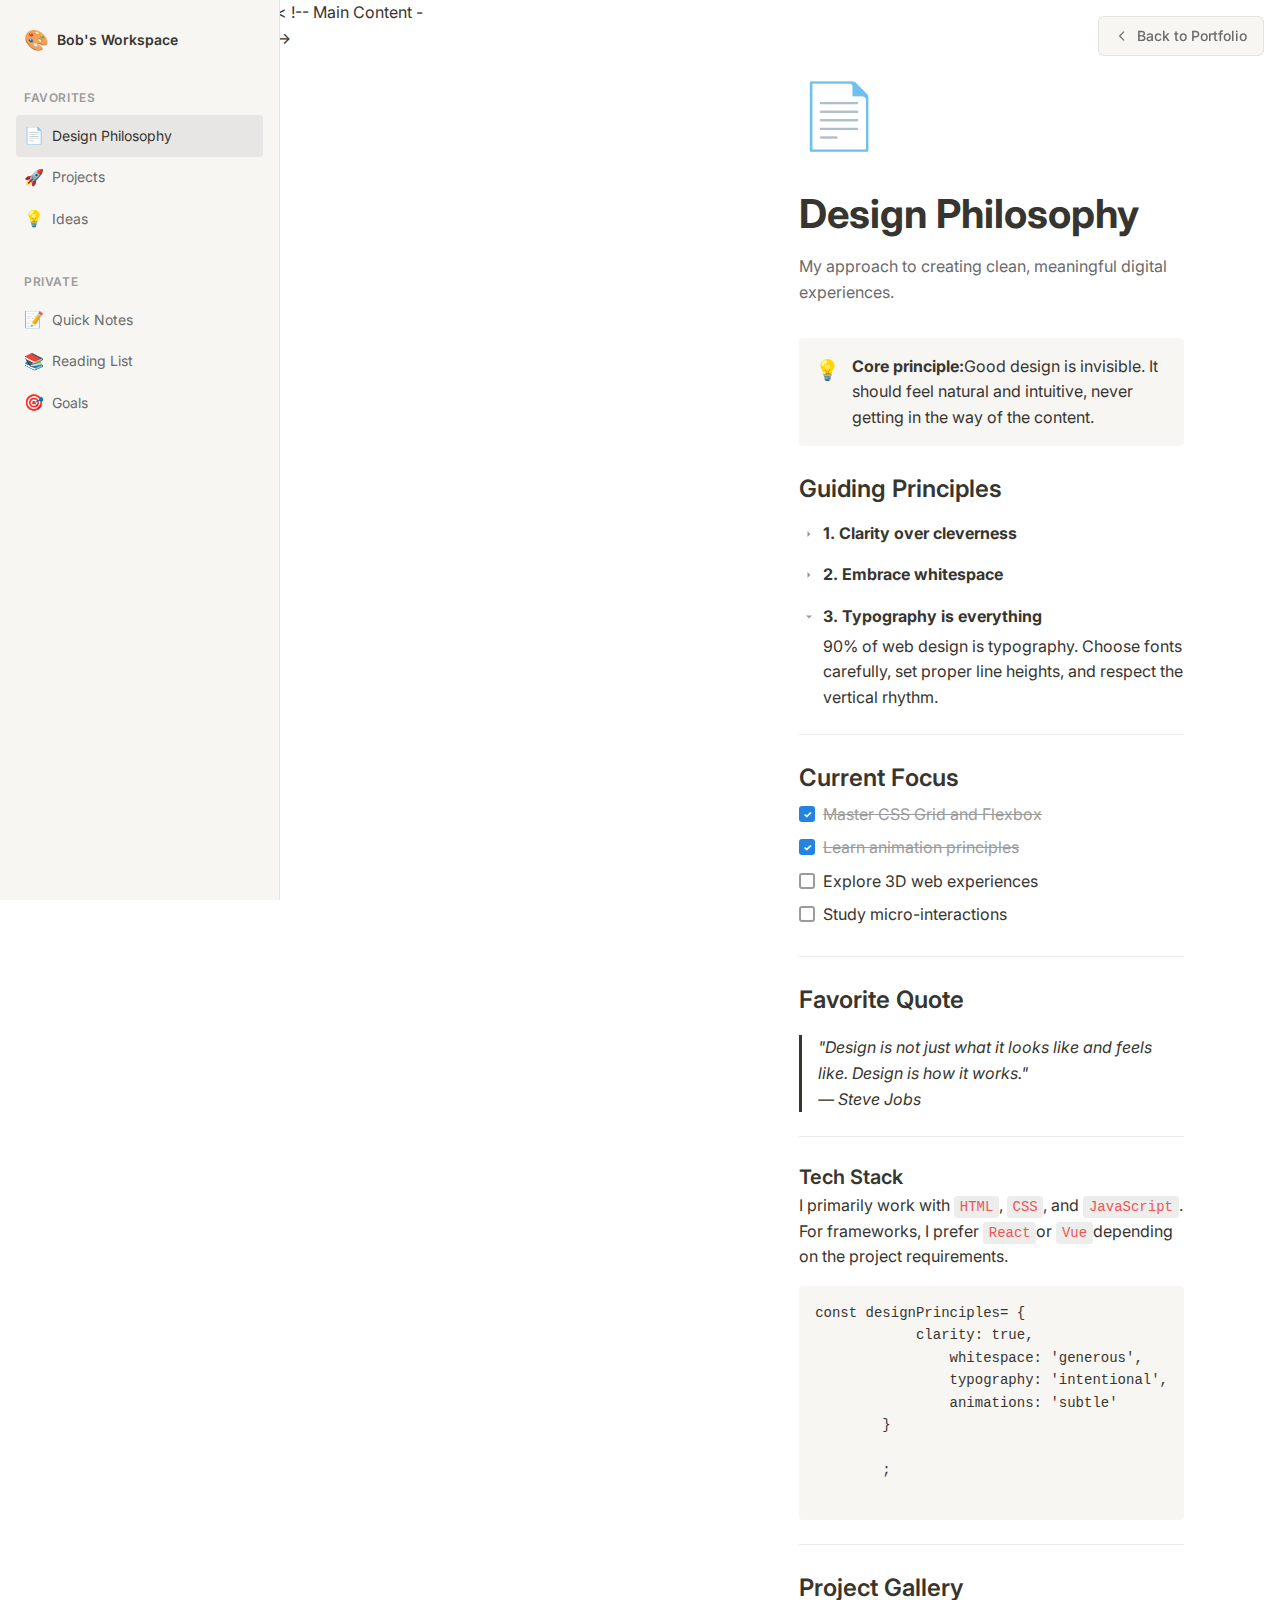
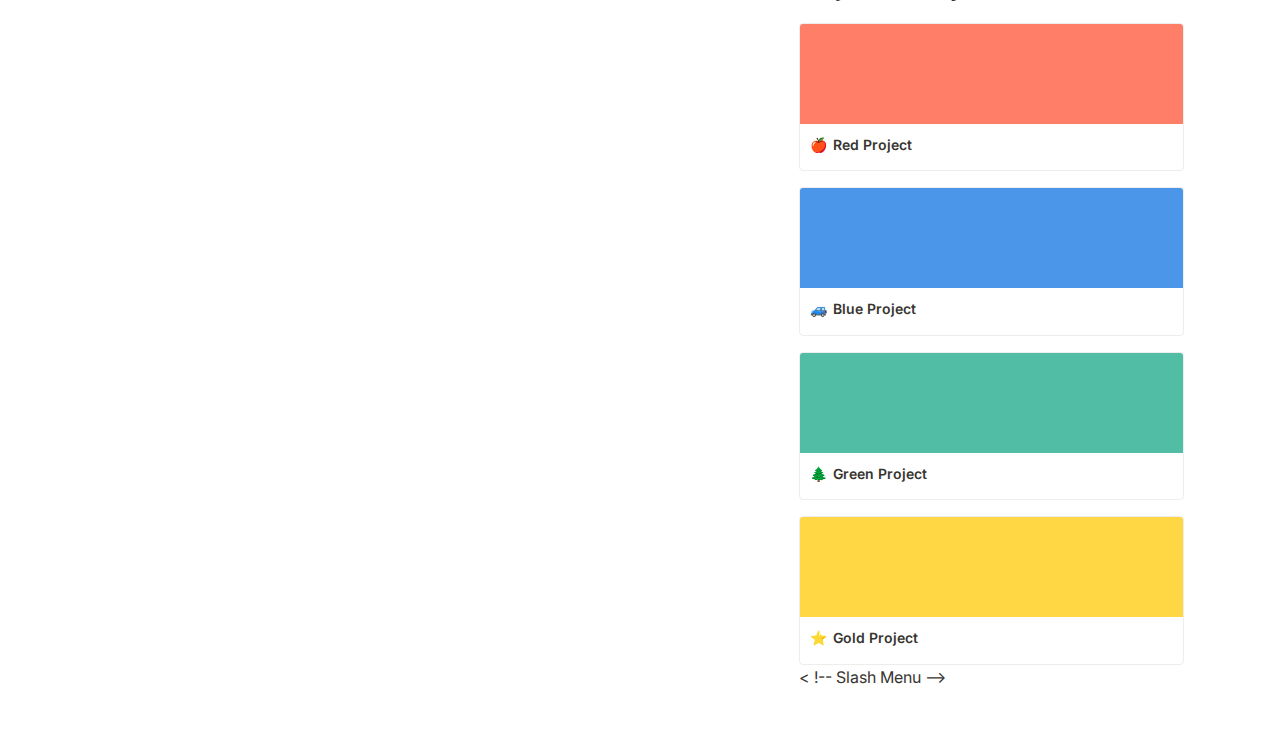
<file: showcases/notion-style/index.html>
<!DOCTYPE html>
<html lang="en">

<head>
    <meta charset="UTF-8">
    <meta name="viewport" content="width=device-width, initial-scale=1.0">
    <title>Notion-Style Design | Bob's Design Folio</title>
    <meta name="description" content="A clean, minimal design inspired by Notion's aesthetic">
    <style>
        @import url('https://fonts.googleapis.com/css2?family=Inter:wght@300;400;500;600;700&display=swap');

        :root {
            --bg-primary: #ffffff;
            --bg-secondary: #f7f6f3;
            --bg-hover: rgba(55, 53, 47, 0.08);
            --text-primary: #37352f;
            --text-secondary: #6b6b6b;
            --text-muted: #9b9b9b;
            --accent: #2383e2;
            --border: rgba(55, 53, 47, 0.09);
            --code-bg: #f7f6f3;
            --sidebar-width: 280px;
        }

        * {
            margin: 0;
            padding: 0;
            box-sizing: border-box;
        }

        body {
            font-family: 'Inter', -apple-system, BlinkMacSystemFont, sans-serif;
            background: var(--bg-primary);
            color: var(--text-primary);
            line-height: 1.6;
            font-size: 16px;
        }

        /* Layout */
        .layout {
            display: flex;
            min-height: 100vh;
        }

        /* Sidebar */
        .sidebar {
            width: var(--sidebar-width);
            background: var(--bg-secondary);
            border-right: 1px solid var(--border);
            padding: 1rem;
            position: fixed;
            top: 0;
            left: 0;
            height: 100vh;
            overflow-y: auto;
            transition: transform 0.3s ease;
            z-index: 100;
        }

        .sidebar-header {
            display: flex;
            align-items: center;
            gap: 0.5rem;
            padding: 0.5rem;
            margin-bottom: 1rem;
        }

        .sidebar-header .emoji {
            font-size: 1.25rem;
        }

        .sidebar-header .title {
            font-weight: 600;
            font-size: 0.875rem;
        }

        .nav-section {
            margin-bottom: 1.5rem;
        }

        .nav-section-title {
            font-size: 0.75rem;
            font-weight: 600;
            color: var(--text-muted);
            text-transform: uppercase;
            letter-spacing: 0.05em;
            padding: 0.5rem 0.5rem;
        }

        .nav-item {
            display: flex;
            align-items: center;
            gap: 0.5rem;
            padding: 0.5rem;
            border-radius: 4px;
            cursor: pointer;
            transition: background 0.15s ease;
            font-size: 0.875rem;
            color: var(--text-secondary);
            text-decoration: none;
        }

        .nav-item:hover {
            background: var(--bg-hover);
        }

        .nav-item.active {
            background: var(--bg-hover);
            color: var(--text-primary);
        }

        .nav-item .emoji {
            font-size: 1rem;
        }

        /* Main Content */
        .main {
            flex: 1;
            margin-left: var(--sidebar-width);
            padding: 4rem 6rem;
            max-width: 900px;
        }

        /* Page Header */
        .page-icon {
            font-size: 4rem;
            margin-bottom: 1rem;
        }

        .page-title {
            font-size: 2.5rem;
            font-weight: 700;
            margin-bottom: 0.5rem;
            outline: none;
        }

        .page-description {
            color: var(--text-secondary);
            margin-bottom: 2rem;
        }

        /* Content Blocks */
        .block {
            margin-bottom: 0.5rem;
            padding: 3px 2px;
            border-radius: 3px;
            transition: background 0.15s ease;
        }

        .block:hover {
            background: var(--bg-hover);
        }

        /* Headings */
        h1.block-heading {
            font-size: 1.875rem;
            font-weight: 600;
            margin-top: 2rem;
        }

        h2.block-heading {
            font-size: 1.5rem;
            font-weight: 600;
            margin-top: 1.5rem;
        }

        h3.block-heading {
            font-size: 1.25rem;
            font-weight: 600;
            margin-top: 1rem;
        }

        /* Paragraph */
        .block-text {
            color: var(--text-primary);
        }

        /* Callout */
        .block-callout {
            display: flex;
            gap: 0.75rem;
            padding: 1rem;
            background: var(--bg-secondary);
            border-radius: 4px;
            margin: 1rem 0;
        }

        .block-callout .emoji {
            font-size: 1.25rem;
        }

        .block-callout .content {
            flex: 1;
        }

        /* Toggle */
        .block-toggle {
            margin: 0.5rem 0;
        }

        .toggle-header {
            display: flex;
            align-items: center;
            gap: 0.25rem;
            cursor: pointer;
            padding: 0.25rem 0;
        }

        .toggle-icon {
            width: 20px;
            height: 20px;
            display: flex;
            align-items: center;
            justify-content: center;
            color: var(--text-muted);
            transition: transform 0.2s ease;
        }

        .toggle-icon svg {
            width: 12px;
            height: 12px;
        }

        .toggle-content {
            padding-left: 24px;
            max-height: 0;
            overflow: hidden;
            transition: max-height 0.3s ease;
        }

        .block-toggle.open .toggle-icon {
            transform: rotate(90deg);
        }

        .block-toggle.open .toggle-content {
            max-height: 500px;
        }

        /* Code */
        .block-code {
            background: var(--code-bg);
            padding: 1rem;
            border-radius: 4px;
            font-family: 'SFMono-Regular', Menlo, Monaco, monospace;
            font-size: 0.875rem;
            overflow-x: auto;
            margin: 1rem 0;
        }

        /* Inline code */
        code {
            background: rgba(135, 131, 120, 0.15);
            padding: 0.2em 0.4em;
            border-radius: 3px;
            font-family: 'SFMono-Regular', Menlo, Monaco, monospace;
            font-size: 0.875em;
            color: #eb5757;
        }

        /* Divider */
        .block-divider {
            height: 1px;
            background: var(--border);
            margin: 1.5rem 0;
        }

        /* Bullet List */
        .block-list {
            padding-left: 1.5rem;
        }

        .block-list li {
            margin-bottom: 0.25rem;
        }

        /* Checkbox/Todo */
        .block-todo {
            display: flex;
            align-items: flex-start;
            gap: 0.5rem;
            padding: 0.25rem 0;
        }

        .todo-checkbox {
            width: 16px;
            height: 16px;
            border: 2px solid var(--text-muted);
            border-radius: 3px;
            cursor: pointer;
            transition: all 0.15s ease;
            display: flex;
            align-items: center;
            justify-content: center;
            margin-top: 4px;
        }

        .todo-checkbox:hover {
            border-color: var(--accent);
        }

        .todo-checkbox.checked {
            background: var(--accent);
            border-color: var(--accent);
        }

        .todo-checkbox.checked::after {
            content: '✓';
            color: white;
            font-size: 10px;
            font-weight: 700;
        }

        .todo-text.completed {
            text-decoration: line-through;
            color: var(--text-muted);
        }

        /* Quote */
        .block-quote {
            border-left: 3px solid var(--text-primary);
            padding-left: 1rem;
            color: var(--text-primary);
            font-style: italic;
            margin: 1rem 0;
        }

        /* Back Button */
        .back-btn {
            position: fixed;
            top: 1rem;
            right: 1rem;
            display: flex;
            align-items: center;
            gap: 0.5rem;
            padding: 0.5rem 1rem;
            background: var(--bg-secondary);
            border: 1px solid var(--border);
            border-radius: 6px;
            color: var(--text-secondary);
            text-decoration: none;
            font-size: 0.875rem;
            font-weight: 500;
            transition: all 0.15s ease;
            z-index: 100;
        }

        .back-btn:hover {
            background: var(--bg-hover);
            color: var(--text-primary);
        }

        .back-btn svg {
            width: 14px;
            height: 14px;
        }

        /* Mobile */
        @media (max-width: 900px) {
            .sidebar {
                transform: translateX(-100%);
            }

            .main {
                margin-left: 0;
                padding: 2rem;
            }
        }

        /* Slash Menu */
        .slash-menu {
            position: absolute;
            background: var(--bg-primary);
            border: 1px solid var(--border);
            border-radius: 4px;
            box-shadow: 0 4px 12px rgba(0, 0, 0, 0.1);
            width: 300px;
            max-height: 300px;
            overflow-y: auto;
            z-index: 1000;
            display: none;
            flex-direction: column;
            padding: 4px 0;
        }

        .slash-menu.active {
            display: flex;
        }

        .slash-item {
            display: flex;
            align-items: center;
            gap: 10px;
            padding: 6px 14px;
            cursor: pointer;
            font-size: 0.875rem;
            color: var(--text-primary);
        }

        .slash-item:hover {
            background: var(--bg-hover);
        }

        .slash-item .icon {
            width: 44px;
            height: 44px;
            border: 1px solid var(--border);
            border-radius: 4px;
            display: flex;
            align-items: center;
            justify-content: center;
            font-size: 1.25rem;
            background: white;
        }

        .slash-item .info {
            display: flex;
            flex-direction: column;
        }

        .slash-item .label {
            font-weight: 500;
        }

        .slash-item .desc {
            font-size: 0.75rem;
            color: var(--text-muted);
        }

        /* Gallery View */
        .gallery-grid {
            display: grid;
            grid-template-columns: repeat(auto-fill, minmax(200px, 1fr));
            gap: 16px;
            margin-top: 1rem;
        }

        .gallery-card {
            border: 1px solid var(--border);
            border-radius: 4px;
            overflow: hidden;
            cursor: pointer;
            transition: background 0.15s ease, box-shadow 0.15s ease;
        }

        .gallery-card:hover {
            background: var(--bg-hover);
            box-shadow: 0 2px 8px rgba(0, 0, 0, 0.05);
        }

        .gallery-cover {
            height: 100px;
            background: #e0e0e0;
            object-fit: cover;
        }

        .gallery-content {
            padding: 10px;
        }

        .gallery-title {
            font-weight: 600;
            font-size: 0.875rem;
            margin-bottom: 4px;
            display: flex;
            align-items: center;
            gap: 6px;
        }

        /* Confetti */
        #confetti-canvas {
            position: fixed;
            top: 0;
            left: 0;
            width: 100%;
            height: 100%;
            z-index: 9999;
            pointer-events: none;
        }

        /* Add Content Block Animation */
        @keyframes slideDown {
            from {
                opacity: 0;
                transform: translateY(-10px);
            }

            to {
                opacity: 1;
                transform: translateY(0);
            }
        }

        .new-block {
            animation: slideDown 0.3s ease forwards;
        }
    </style>
</head>

<body>
    <div class="layout">
        < !-- Sidebar -->
            <aside class="sidebar">
                <div class="sidebar-header"><span class="emoji">🎨</span><span class="title">Bob's Workspace</span>
                </div>
                <nav class="nav-section">
                    <div class="nav-section-title">Favorites</div><a href="#" class="nav-item active"><span
                            class="emoji">📄</span>Design Philosophy </a><a href="#" class="nav-item"><span
                            class="emoji">🚀</span>Projects </a><a href="#" class="nav-item"><span
                            class="emoji">💡</span>Ideas </a>
                </nav>
                <nav class="nav-section">
                    <div class="nav-section-title">Private</div><a href="#" class="nav-item"><span
                            class="emoji">📝</span>Quick Notes </a><a href="#" class="nav-item"><span
                            class="emoji">📚</span>Reading List </a><a href="#" class="nav-item"><span
                            class="emoji">🎯</span>Goals </a>
                </nav>
            </aside>
            < !-- Confetti Canvas --><canvas id="confetti-canvas"></canvas>
                < !-- Main Content -->
                    <main class="main" id="main-content">
                        <div class="page-icon" id="page-icon" style="cursor: pointer; user-select: none;"
                            title="Click for random emoji!">📄</div>
                        <h1 class="page-title">Design Philosophy</h1>
                        <p class="page-description">My approach to creating clean,
                            meaningful digital experiences.</p>
                        <div class="block-callout"><span class="emoji">💡</span>
                            <div class="content"><strong>Core principle:</strong>Good design is invisible. It should
                                feel natural and intuitive,
                                never getting in the way of the content. </div>
                        </div>
                        <h2 class="block-heading">Guiding Principles</h2>
                        <div class="block-toggle" onclick="this.classList.toggle('open')">
                            <div class="toggle-header"><span class="toggle-icon"><svg viewBox="0 0 24 24"
                                        fill="currentColor">
                                        <path d="M9 18l6-6-6-6" />
                                    </svg></span><strong>1. Clarity over cleverness</strong></div>
                            <div class="toggle-content">
                                <p class="block-text">Users should never have to think about how to use an interface. If
                                    something requires explanation,
                                    it's probably too complicated.</p>
                            </div>
                        </div>
                        <div class="block-toggle" onclick="this.classList.toggle('open')">
                            <div class="toggle-header"><span class="toggle-icon"><svg viewBox="0 0 24 24"
                                        fill="currentColor">
                                        <path d="M9 18l6-6-6-6" />
                                    </svg></span><strong>2. Embrace whitespace</strong></div>
                            <div class="toggle-content">
                                <p class="block-text">Empty space isn't wasted space. It gives elements room to breathe
                                    and helps
                                    users focus on what matters.</p>
                            </div>
                        </div>
                        <div class="block-toggle open" onclick="this.classList.toggle('open')">
                            <div class="toggle-header"><span class="toggle-icon"><svg viewBox="0 0 24 24"
                                        fill="currentColor">
                                        <path d="M9 18l6-6-6-6" />
                                    </svg></span><strong>3. Typography is everything</strong></div>
                            <div class="toggle-content">
                                <p class="block-text">90% of web design is typography. Choose fonts carefully,
                                    set proper line heights,
                                    and respect the vertical rhythm.</p>
                            </div>
                        </div>
                        <div class="block-divider"></div>
                        <h2 class="block-heading">Current Focus</h2>
                        <div class="block-todo">
                            <div class="todo-checkbox checked"
                                onclick="this.classList.toggle('checked'); this.nextElementSibling.classList.toggle('completed')">
                            </div><span class="todo-text completed">Master CSS Grid and Flexbox</span>
                        </div>
                        <div class="block-todo">
                            <div class="todo-checkbox checked"
                                onclick="this.classList.toggle('checked'); this.nextElementSibling.classList.toggle('completed')">
                            </div><span class="todo-text completed">Learn animation principles</span>
                        </div>
                        <div class="block-todo">
                            <div class="todo-checkbox"
                                onclick="this.classList.toggle('checked'); this.nextElementSibling.classList.toggle('completed')">
                            </div><span class="todo-text">Explore 3D web experiences</span>
                        </div>
                        <div class="block-todo">
                            <div class="todo-checkbox"
                                onclick="this.classList.toggle('checked'); this.nextElementSibling.classList.toggle('completed')">
                            </div><span class="todo-text">Study micro-interactions</span>
                        </div>
                        <div class="block-divider"></div>
                        <h2 class="block-heading">Favorite Quote</h2>
                        <blockquote class="block-quote">"Design is not just what it looks like and feels like. Design is
                            how it works."

                            <br>— Steve Jobs
                        </blockquote>
                        <div class="block-divider"></div>
                        <h3 class="block-heading">Tech Stack</h3>
                        <p class="block-text">I primarily work with <code>HTML</code>,
                            <code>CSS</code>,
                            and <code>JavaScript</code>. For frameworks,
                            I prefer <code>React</code>or <code>Vue</code>depending on the project requirements.
                        </p>
                        <div class="block-code">
                            <pre>const designPrinciples= {
            clarity: true,
                whitespace: 'generous',
                typography: 'intentional',
                animations: 'subtle'
        }

        ;
        </pre>
                        </div>
                        <div class="block-divider"></div>
                        <h2 class="block-heading">Project Gallery</h2>
                        <div class="gallery-grid">
                            <div class="gallery-card">
                                <div class="gallery-cover" style="background: #ff7e67;"></div>
                                <div class="gallery-content">
                                    <div class="gallery-title"><span style="font-size: 14px;">🍎</span>Red Project</div>
                                </div>
                            </div>
                            <div class="gallery-card">
                                <div class="gallery-cover" style="background: #4b96e9;"></div>
                                <div class="gallery-content">
                                    <div class="gallery-title"><span style="font-size: 14px;">🚙</span>Blue Project
                                    </div>
                                </div>
                            </div>
                            <div class="gallery-card">
                                <div class="gallery-cover" style="background: #50bda4;"></div>
                                <div class="gallery-content">
                                    <div class="gallery-title"><span style="font-size: 14px;">🌲</span>Green Project
                                    </div>
                                </div>
                            </div>
                            <div class="gallery-card">
                                <div class="gallery-cover" style="background: #ffd644;"></div>
                                <div class="gallery-content">
                                    <div class="gallery-title"><span style="font-size: 14px;">⭐️</span>Gold Project
                                    </div>
                                </div>
                            </div>
                        </div>
                        < !-- Slash Menu -->
                            <div class="slash-menu" id="slash-menu">
                                <div class="slash-item" onclick="insertBlock('text')">
                                    <div class="icon">T</div>
                                    <div class="info"><span class="label">Text</span><span class="desc">Just start
                                            writing with plain text.</span></div>
                                </div>
                                <div class="slash-item" onclick="insertBlock('h1')">
                                    <div class="icon">H1</div>
                                    <div class="info"><span class="label">Heading 1</span><span class="desc">Big section
                                            heading.</span></div>
                                </div>
                                <div class="slash-item" onclick="insertBlock('h2')">
                                    <div class="icon">H2</div>
                                    <div class="info"><span class="label">Heading 2</span><span class="desc">Medium
                                            section heading.</span></div>
                                </div>
                                <div class="slash-item" onclick="insertBlock('callout')">
                                    <div class="icon">💡</div>
                                    <div class="info"><span class="label">Callout</span><span class="desc">Make writing
                                            stand out.</span></div>
                                </div>
                            </div>
                    </main>
    </div>
    <script> // === INTERACTIVITY ===

        // 1. Emoji Picker (Randomizer)
        const emojis = ['📄',
            '🎨',
            '🚀',
            '💡',
            '📝',
            '📚',
            '🎯',
            '✨',
            '🔥',
            '💻',
            '🎮',
            '🍕'];
        const pageIcon = document.getElementById('page-icon');

        pageIcon.addEventListener('click', () => {
            const current = pageIcon.innerText;
            let next = emojis[Math.floor(Math.random() * emojis.length)];

            while (next === current) {
                next = emojis[Math.floor(Math.random() * emojis.length)];
            }

            pageIcon.innerText = next;

            // Small pop animation
            pageIcon.style.transform = 'scale(1.2)';
            setTimeout(() => pageIcon.style.transform = 'scale(1)', 150);
        });

        // 2. Slash Command
        const slashMenu = document.getElementById('slash-menu');
        const mainContent = document.getElementById('main-content');
        let isSlashMenuOpen = false;

        document.addEventListener('keydown', (e) => {
            if (e.key === '/') {

                // If not typing in input/textarea (simple check for this demo)
                if (document.activeElement.tagName !== 'INPUT' && document.activeElement.tagName !== 'TEXTAREA') {
                    e.preventDefault();
                    toggleSlashMenu();
                }
            }

            else if (e.key === 'Escape') {
                hideSlashMenu();
            }
        });

        // Hide menu on click outside
        document.addEventListener('click', (e) => {
            if (isSlashMenuOpen && !slashMenu.contains(e.target)) {
                hideSlashMenu();
            }
        });

        function toggleSlashMenu() {

            // Position roughly near center or bottom of screen for demo, 
            // in real app would be at cursor
            if (isSlashMenuOpen) {
                hideSlashMenu();
                return;
            }

            // Center the menu for visibility in this demo
            const rect = mainContent.getBoundingClientRect();
            slashMenu.style.top = (window.scrollY + window.innerHeight / 2 - 150) + 'px';
            slashMenu.style.left = (rect.left + rect.width / 2 - 150) + 'px';

            slashMenu.classList.add('active');
            isSlashMenuOpen = true;
        }

        function hideSlashMenu() {
            slashMenu.classList.remove('active');
            isSlashMenuOpen = false;
        }

        window.insertBlock = function (type) {
            hideSlashMenu();

            const div = document.createElement('div');
            div.className = 'new-block';

            let html = '';
            if (type === 'text') html = '<p class="block-text" contenteditable="true">Type something...</p>';
            if (type === 'h1') html = '<h1 class="block-heading" contenteditable="true">Heading 1</h1>';
            if (type === 'h2') html = '<h2 class="block-heading" contenteditable="true">Heading 2</h2>';

            if (type === 'callout') {
                html = ` <div class="block-callout"><span class="emoji">👋</span><div class="content" contenteditable="true">New callout block</div></div>`;
            }

            div.innerHTML = html;

            // Insert before the slash menu
            mainContent.insertBefore(div, slashMenu);
        }

        // 3. Easter Egg: Party Mode (Confetti)
        const title = document.querySelector('.page-title');
        let clickCount = 0;
        let clickTimer;

        title.addEventListener('click', () => {
            clickCount++;
            clearTimeout(clickTimer);

            // Visual feedback
            title.style.transform = `scale($ {
                        1 + clickCount * 0.02
                    })`;

            if (clickCount >= 5) {
                fireConfetti();
                clickCount = 0;
                title.style.transform = 'scale(1)';
            }

            clickTimer = setTimeout(() => {
                clickCount = 0;
                title.style.transform = 'scale(1)';
            }

                , 1000);
        });

        // Simple Confetti Implementation
        const canvas = document.getElementById('confetti-canvas');
        const ctx = canvas.getContext('2d');
        let confetti = [];

        function resizeCanvas() {
            canvas.width = window.innerWidth;
            canvas.height = window.innerHeight;
        }

        window.addEventListener('resize', resizeCanvas);
        resizeCanvas();

        function fireConfetti() {
            for (let i = 0; i < 100; i++) {
                confetti.push({

                    x: window.innerWidth / 2,
                    y: window.innerHeight / 2,
                    vx: (Math.random() - 0.5) * 20,
                    vy: (Math.random() - 0.5) * 20 - 10,
                    color: `hsl($ {
                            Math.random() * 360
                        }

                        , 100%, 50%)`,
                    size: Math.random() * 10 + 5,
                    life: 100
                });
            }

            animateConfetti();
        }

        function animateConfetti() {
            if (confetti.length === 0) return;

            ctx.clearRect(0, 0, canvas.width, canvas.height);

            confetti.forEach((p, index) => {
                p.x += p.vx;
                p.y += p.vy;
                p.vy += 0.5; // Gravity
                p.life--;

                ctx.fillStyle = p.color;
                ctx.fillRect(p.x, p.y, p.size, p.size);

                if (p.life <= 0) confetti.splice(index, 1);
            });

            requestAnimationFrame(animateConfetti);
        }

    </script><a href="../../index.html" class="back-btn"><svg xmlns="http://www.w3.org/2000/svg" fill="none"
            viewBox="0 0 24 24" stroke="currentColor" stroke-width="2">
            <path stroke-linecap="round" stroke-linejoin="round" d="M15 19l-7-7 7-7" />
        </svg>Back to Portfolio </a>
</body>

</html>
</file>
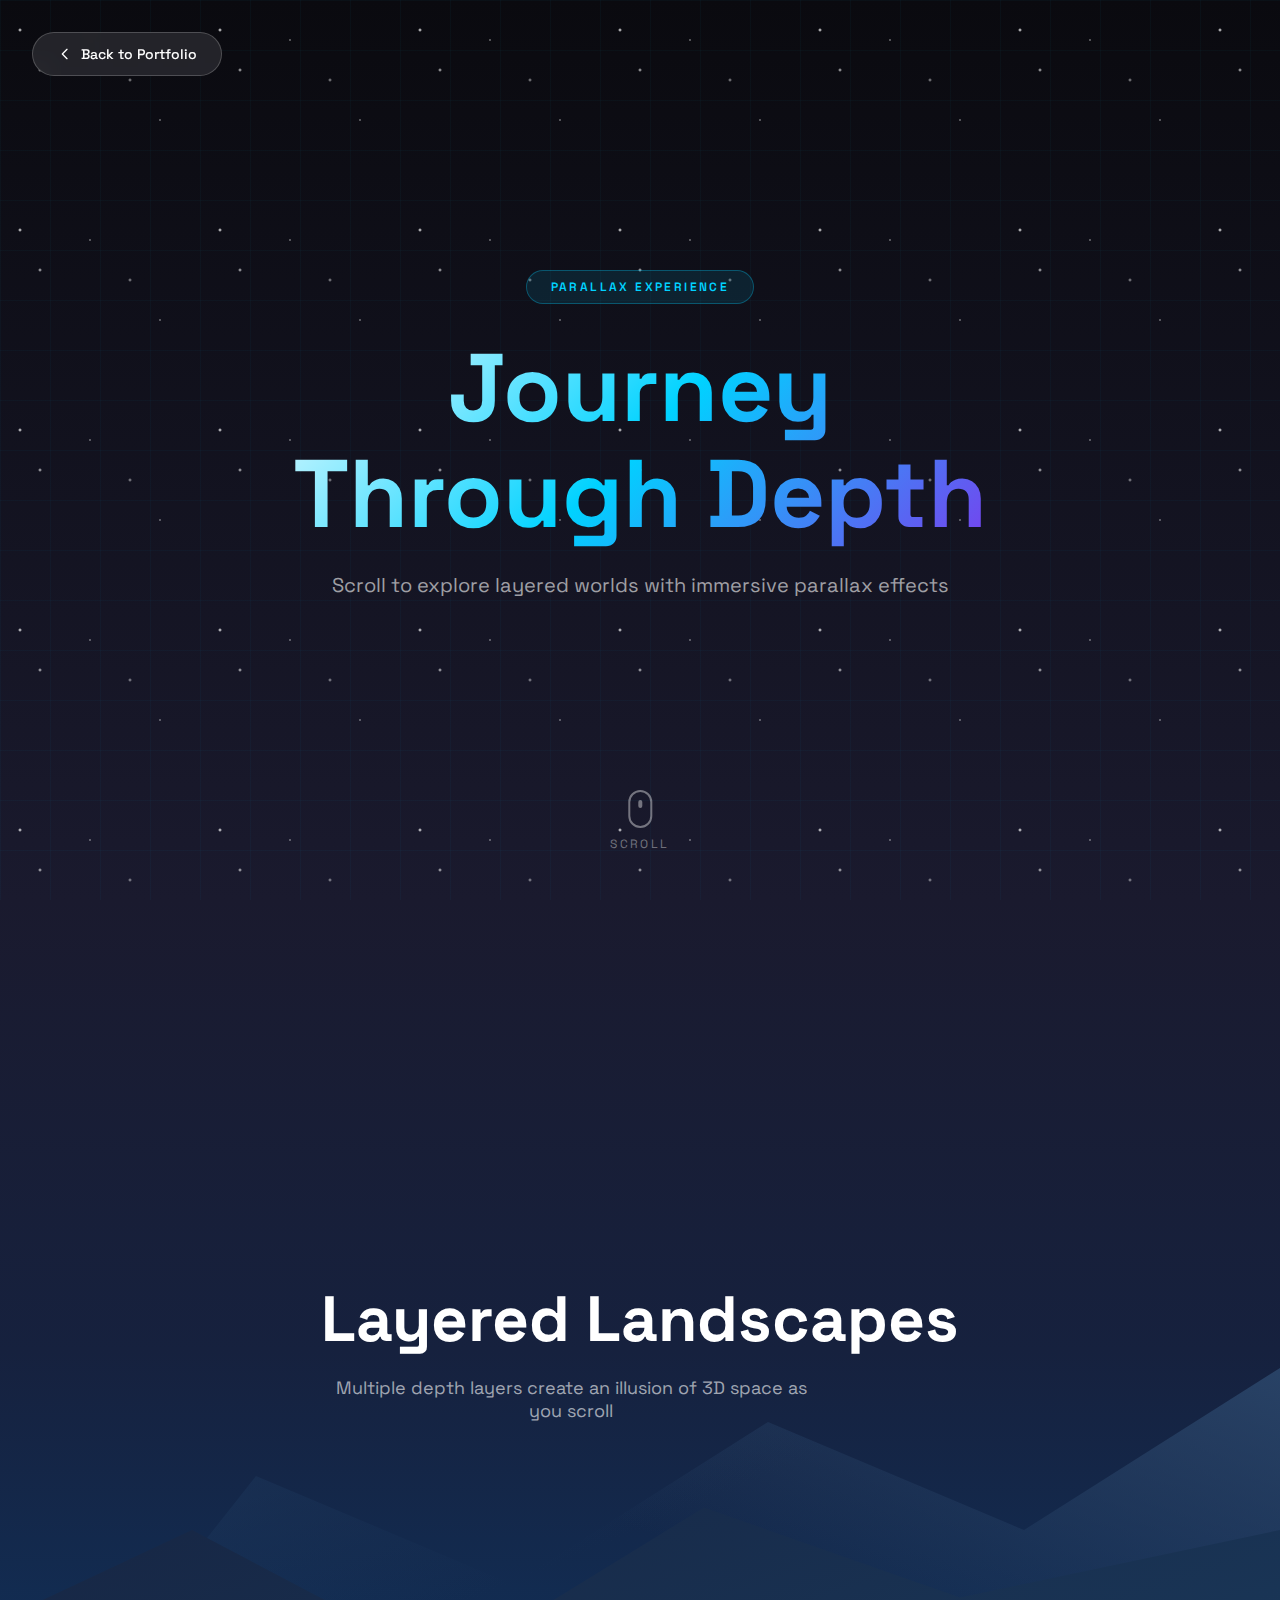
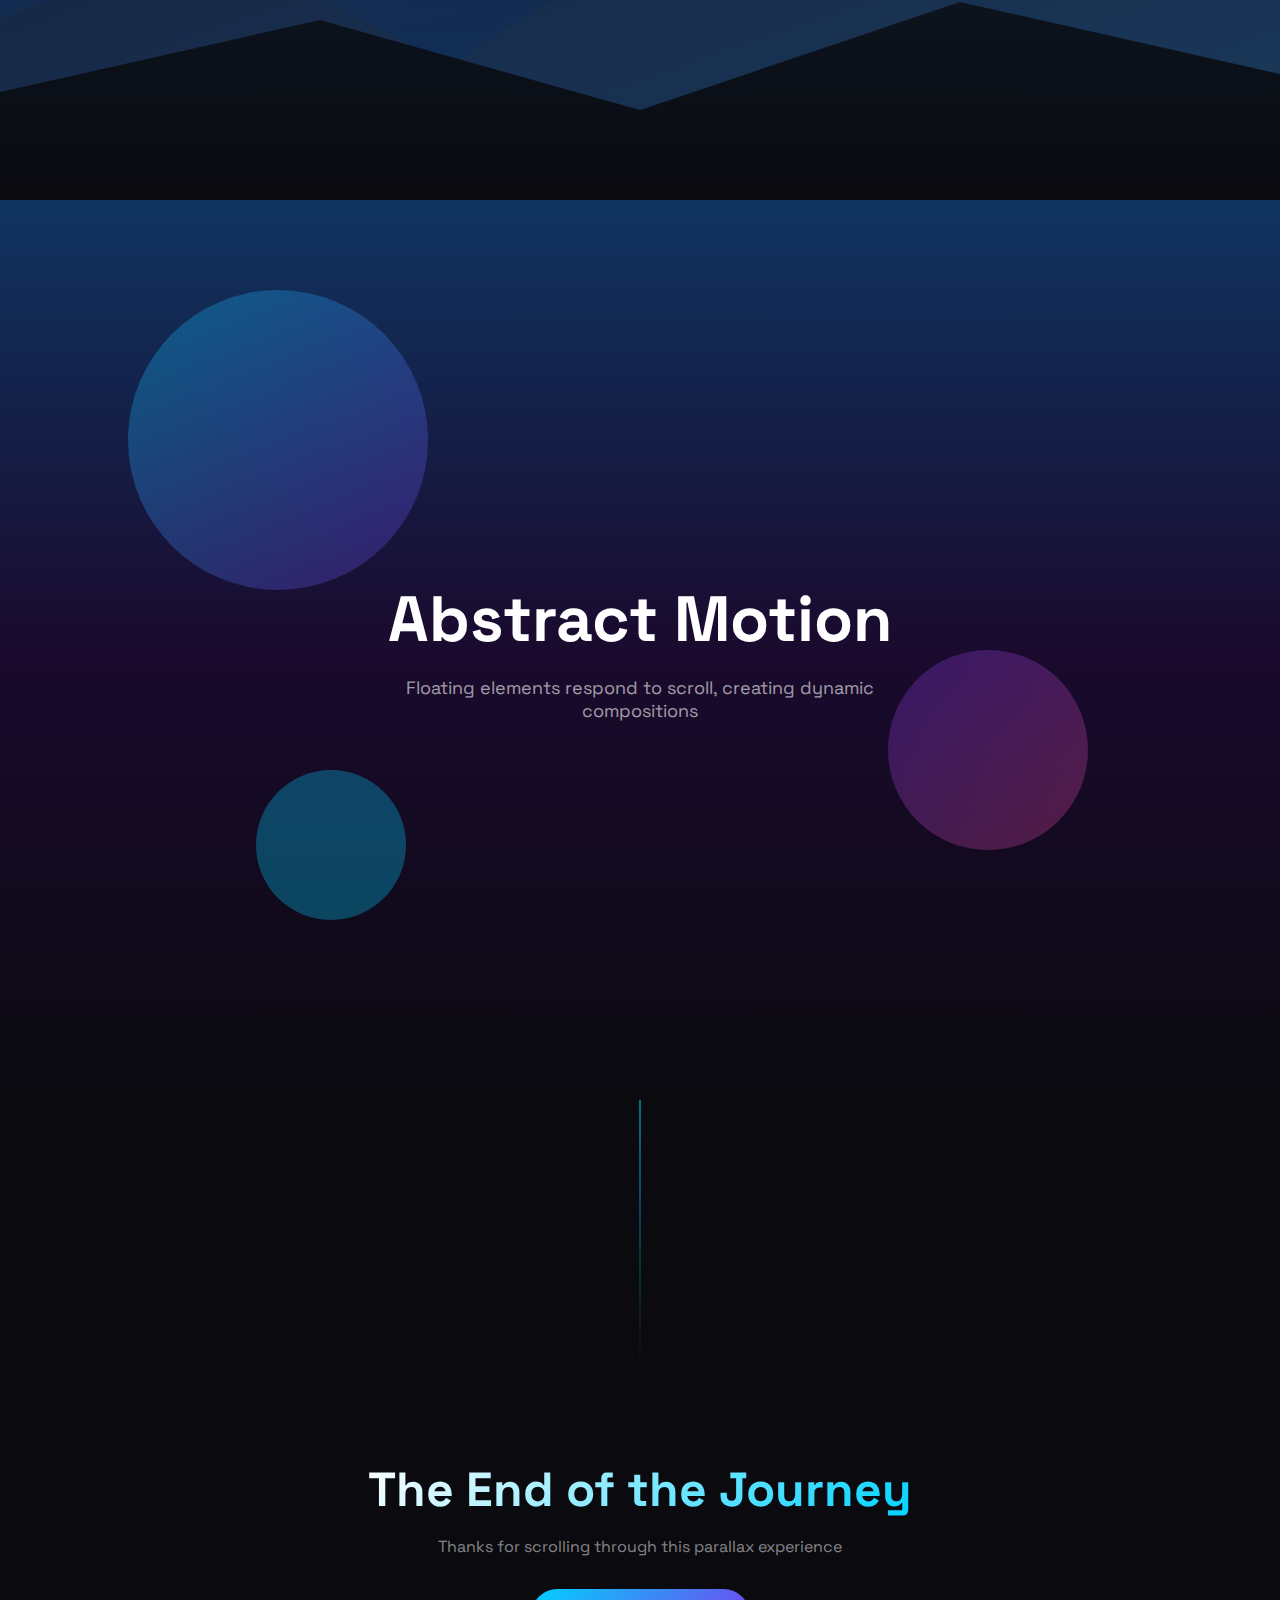
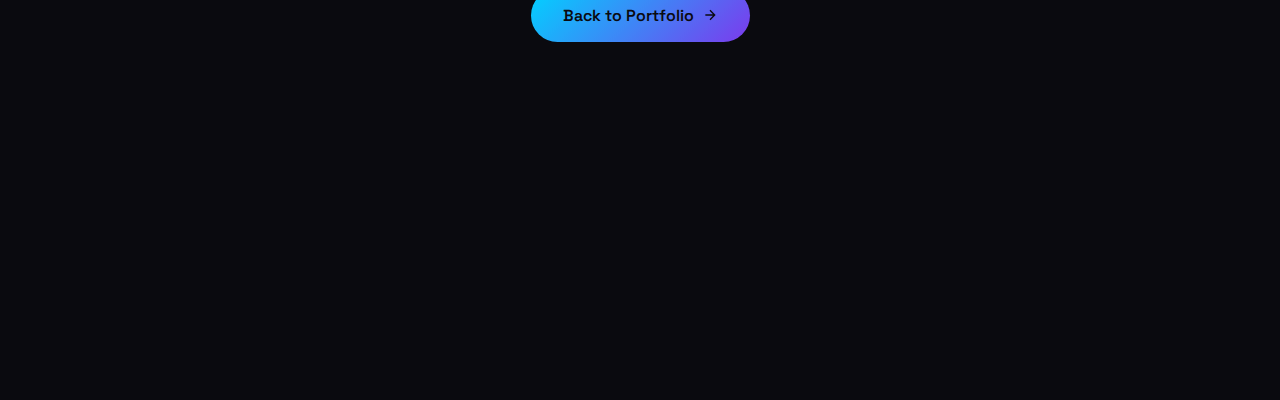
<file: showcases/parallax-scroll/index.html>
<!DOCTYPE html>
<html lang="en">

<head>
    <meta charset="UTF-8">
    <meta name="viewport" content="width=device-width, initial-scale=1.0">
    <title>Parallax Journey | Bob's Design Folio</title>
    <meta name="description" content="An immersive parallax scrolling experience with layered depth effects">
    <style>
        @import url('https://fonts.googleapis.com/css2?family=Space+Grotesk:wght@400;500;600;700&display=swap');

        :root {
            --color-dark: #0a0a0f;
            --color-accent: #00d2ff;
            --color-accent-secondary: #7c3aed;
        }

        * {
            margin: 0;
            padding: 0;
            box-sizing: border-box;
        }

        html {
            scroll-behavior: smooth;
        }

        body {
            font-family: 'Space Grotesk', sans-serif;
            background: var(--color-dark);
            color: white;
            overflow-x: hidden;
        }

        /* Back Button */
        .back-btn {
            position: fixed;
            top: 2rem;
            left: 2rem;
            display: flex;
            align-items: center;
            gap: 0.5rem;
            padding: 0.75rem 1.5rem;
            background: rgba(255, 255, 255, 0.1);
            backdrop-filter: blur(10px);
            -webkit-backdrop-filter: blur(10px);
            border: 1px solid rgba(255, 255, 255, 0.2);
            border-radius: 100px;
            color: white;
            text-decoration: none;
            font-size: 0.875rem;
            font-weight: 500;
            transition: all 0.3s ease;
            z-index: 1000;
        }

        .back-btn:hover {
            background: rgba(255, 255, 255, 0.2);
            transform: translateX(-4px);
        }

        .back-btn svg {
            width: 16px;
            height: 16px;
        }

        /* Parallax Sections */
        .parallax-section {
            position: relative;
            min-height: 100vh;
            display: flex;
            align-items: center;
            justify-content: center;
            overflow: hidden;
        }

        /* Layers */
        .layer {
            position: absolute;
            width: 100%;
            height: 100%;
            transition: transform 0.1s ease-out;
        }

        /* Hero Section */
        .hero {
            background: linear-gradient(180deg, #0a0a0f 0%, #1a1a2e 100%);
        }

        .hero .layer-stars {
            background-image:
                radial-gradient(2px 2px at 20px 30px, white, transparent),
                radial-gradient(2px 2px at 40px 70px, rgba(255, 255, 255, 0.8), transparent),
                radial-gradient(1px 1px at 90px 40px, white, transparent),
                radial-gradient(2px 2px at 130px 80px, rgba(255, 255, 255, 0.6), transparent),
                radial-gradient(1px 1px at 160px 120px, white, transparent);
            background-size: 200px 200px;
            animation: twinkle 5s ease-in-out infinite;
        }

        @keyframes twinkle {

            0%,
            100% {
                opacity: 1;
            }

            50% {
                opacity: 0.5;
            }
        }

        .hero .layer-grid {
            background:
                linear-gradient(rgba(0, 210, 255, 0.03) 1px, transparent 1px),
                linear-gradient(90deg, rgba(0, 210, 255, 0.03) 1px, transparent 1px);
            background-size: 50px 50px;
            transform: perspective(500px) rotateX(60deg);
            transform-origin: center 80%;
        }

        .hero-content {
            position: relative;
            z-index: 10;
            text-align: center;
            max-width: 800px;
            padding: 2rem;
        }

        .hero-badge {
            display: inline-block;
            padding: 0.5rem 1.5rem;
            background: rgba(0, 210, 255, 0.1);
            border: 1px solid rgba(0, 210, 255, 0.3);
            border-radius: 100px;
            font-size: 0.75rem;
            font-weight: 600;
            text-transform: uppercase;
            letter-spacing: 0.2em;
            color: var(--color-accent);
            margin-bottom: 2rem;
        }

        .hero h1 {
            font-size: clamp(3rem, 10vw, 6rem);
            font-weight: 700;
            line-height: 1.1;
            margin-bottom: 1.5rem;
            background: linear-gradient(135deg, #ffffff 0%, #00d2ff 50%, #7c3aed 100%);
            -webkit-background-clip: text;
            -webkit-text-fill-color: transparent;
            background-clip: text;
        }

        .hero p {
            font-size: 1.25rem;
            color: rgba(255, 255, 255, 0.6);
            margin-bottom: 2rem;
        }

        .scroll-indicator {
            position: absolute;
            bottom: 3rem;
            left: 50%;
            transform: translateX(-50%);
            display: flex;
            flex-direction: column;
            align-items: center;
            gap: 0.5rem;
            color: rgba(255, 255, 255, 0.4);
            font-size: 0.75rem;
            text-transform: uppercase;
            letter-spacing: 0.2em;
            animation: bounce 2s ease-in-out infinite;
        }

        .scroll-indicator .mouse {
            width: 24px;
            height: 38px;
            border: 2px solid rgba(255, 255, 255, 0.4);
            border-radius: 12px;
            position: relative;
        }

        .scroll-indicator .mouse::before {
            content: '';
            position: absolute;
            top: 8px;
            left: 50%;
            transform: translateX(-50%);
            width: 4px;
            height: 8px;
            background: rgba(255, 255, 255, 0.4);
            border-radius: 2px;
            animation: scrollWheel 2s ease-in-out infinite;
        }

        @keyframes bounce {

            0%,
            100% {
                transform: translateX(-50%) translateY(0);
            }

            50% {
                transform: translateX(-50%) translateY(10px);
            }
        }

        @keyframes scrollWheel {

            0%,
            100% {
                opacity: 1;
                top: 8px;
            }

            50% {
                opacity: 0.3;
                top: 18px;
            }
        }

        /* Mountain Section */
        .mountains {
            background: linear-gradient(180deg, #1a1a2e 0%, #16213e 50%, #0f3460 100%);
        }

        .mountains .layer-back {
            bottom: 0;
            height: 60%;
            background: linear-gradient(to bottom right, #1e3a5f 0%, transparent 50%),
                linear-gradient(to bottom left, #2d4a6f 0%, transparent 50%);
            clip-path: polygon(0 100%, 20% 40%, 40% 60%, 60% 30%, 80% 50%, 100% 20%, 100% 100%);
        }

        .mountains .layer-mid {
            bottom: 0;
            height: 50%;
            background: linear-gradient(to bottom right, #16213e 0%, #1a3a5c 100%);
            clip-path: polygon(0 60%, 15% 40%, 35% 70%, 55% 35%, 75% 55%, 100% 40%, 100% 100%, 0 100%);
        }

        .mountains .layer-front {
            bottom: 0;
            height: 40%;
            background: linear-gradient(to bottom, #0d1b2a 0%, #0a0a0f 100%);
            clip-path: polygon(0 70%, 25% 50%, 50% 75%, 75% 45%, 100% 65%, 100% 100%, 0 100%);
        }

        .mountains-content {
            position: relative;
            z-index: 10;
            text-align: center;
            padding: 2rem;
        }

        .mountains h2 {
            font-size: clamp(2rem, 6vw, 4rem);
            font-weight: 700;
            margin-bottom: 1rem;
        }

        .mountains p {
            font-size: 1.125rem;
            color: rgba(255, 255, 255, 0.6);
            max-width: 500px;
        }

        /* Abstract Section */
        .abstract {
            background: linear-gradient(180deg, #0f3460 0%, #1a0a2e 50%, #0a0a0f 100%);
        }

        .abstract .floating-shapes {
            position: absolute;
            width: 100%;
            height: 100%;
        }

        .abstract .shape {
            position: absolute;
            border-radius: 50%;
            opacity: 0.3;
        }

        .abstract .shape-1 {
            width: 300px;
            height: 300px;
            background: linear-gradient(135deg, var(--color-accent) 0%, var(--color-accent-secondary) 100%);
            top: 10%;
            left: 10%;
            animation: float1 8s ease-in-out infinite;
        }

        .abstract .shape-2 {
            width: 200px;
            height: 200px;
            background: linear-gradient(135deg, var(--color-accent-secondary) 0%, #ec4899 100%);
            top: 50%;
            right: 15%;
            animation: float2 10s ease-in-out infinite;
        }

        .abstract .shape-3 {
            width: 150px;
            height: 150px;
            background: var(--color-accent);
            bottom: 20%;
            left: 20%;
            animation: float3 7s ease-in-out infinite;
        }

        @keyframes float1 {

            0%,
            100% {
                transform: translate(0, 0) rotate(0deg);
            }

            50% {
                transform: translate(30px, -30px) rotate(10deg);
            }
        }

        @keyframes float2 {

            0%,
            100% {
                transform: translate(0, 0) rotate(0deg);
            }

            50% {
                transform: translate(-20px, 20px) rotate(-10deg);
            }
        }

        @keyframes float3 {

            0%,
            100% {
                transform: translate(0, 0);
            }

            50% {
                transform: translate(20px, -40px);
            }
        }

        .abstract-content {
            position: relative;
            z-index: 10;
            text-align: center;
            padding: 2rem;
        }

        .abstract h2 {
            font-size: clamp(2rem, 6vw, 4rem);
            font-weight: 700;
            margin-bottom: 1rem;
        }

        .abstract p {
            font-size: 1.125rem;
            color: rgba(255, 255, 255, 0.6);
            max-width: 500px;
            margin: 0 auto;
        }

        /* Final Section */
        .final {
            background: var(--color-dark);
            position: relative;
        }

        .final::before {
            content: '';
            position: absolute;
            top: 0;
            left: 50%;
            transform: translateX(-50%);
            width: 1px;
            height: 30%;
            background: linear-gradient(to bottom, var(--color-accent), transparent);
        }

        .final-content {
            text-align: center;
            padding: 2rem;
        }

        .final h2 {
            font-size: clamp(2rem, 5vw, 3rem);
            font-weight: 700;
            margin-bottom: 1rem;
            background: linear-gradient(135deg, #ffffff 0%, var(--color-accent) 100%);
            -webkit-background-clip: text;
            -webkit-text-fill-color: transparent;
            background-clip: text;
        }

        .final p {
            color: rgba(255, 255, 255, 0.5);
            margin-bottom: 2rem;
        }

        .final a {
            display: inline-flex;
            align-items: center;
            gap: 0.5rem;
            padding: 1rem 2rem;
            background: linear-gradient(135deg, var(--color-accent) 0%, var(--color-accent-secondary) 100%);
            color: var(--color-dark);
            text-decoration: none;
            font-weight: 600;
            border-radius: 100px;
            transition: transform 0.3s ease, box-shadow 0.3s ease;
        }

        .final a:hover {
            transform: translateY(-3px);
            box-shadow: 0 10px 40px -10px rgba(0, 210, 255, 0.5);
        }

        /* Progress Bar */
        .progress-bar {
            position: fixed;
            top: 0;
            left: 0;
            width: 0%;
            height: 3px;
            background: linear-gradient(90deg, var(--color-accent), var(--color-accent-secondary));
            z-index: 1001;
            transition: width 0.1s ease-out;
        }
    </style>
</head>

<body>
    <div class="progress-bar" id="progressBar"></div>

    <a href="../../index.html" class="back-btn">
        <svg xmlns="http://www.w3.org/2000/svg" fill="none" viewBox="0 0 24 24" stroke="currentColor" stroke-width="2">
            <path stroke-linecap="round" stroke-linejoin="round" d="M15 19l-7-7 7-7" />
        </svg>
        Back to Portfolio
    </a>

    <!-- Hero -->
    <section class="parallax-section hero" data-parallax>
        <div class="layer layer-stars" data-speed="0.2"></div>
        <div class="layer layer-grid" data-speed="0.5"></div>

        <div class="hero-content">
            <span class="hero-badge">Parallax Experience</span>
            <h1>Journey Through Depth</h1>
            <p>Scroll to explore layered worlds with immersive parallax effects</p>
        </div>

        <div class="scroll-indicator">
            <div class="mouse"></div>
            <span>Scroll</span>
        </div>
    </section>

    <!-- Mountains -->
    <section class="parallax-section mountains" data-parallax>
        <div class="layer layer-back" data-speed="0.3"></div>
        <div class="layer layer-mid" data-speed="0.5"></div>
        <div class="layer layer-front" data-speed="0.7"></div>

        <div class="mountains-content">
            <h2>Layered Landscapes</h2>
            <p>Multiple depth layers create an illusion of 3D space as you scroll</p>
        </div>
    </section>

    <!-- Abstract -->
    <section class="parallax-section abstract" data-parallax>
        <div class="floating-shapes">
            <div class="shape shape-1" data-speed="0.4"></div>
            <div class="shape shape-2" data-speed="0.6"></div>
            <div class="shape shape-3" data-speed="0.3"></div>
        </div>

        <div class="abstract-content">
            <h2>Abstract Motion</h2>
            <p>Floating elements respond to scroll, creating dynamic compositions</p>
        </div>
    </section>

    <!-- Final -->
    <section class="parallax-section final">
        <div class="final-content">
            <h2>The End of the Journey</h2>
            <p>Thanks for scrolling through this parallax experience</p>
            <a href="../../index.html">
                Back to Portfolio
                <svg width="16" height="16" viewBox="0 0 24 24" fill="none" stroke="currentColor" stroke-width="2">
                    <path d="M5 12h14M12 5l7 7-7 7" />
                </svg>
            </a>
        </div>
    </section>

    <script>
        // Progress Bar
        const progressBar = document.getElementById('progressBar');

        function updateProgress() {
            const scrollTop = window.scrollY;
            const docHeight = document.documentElement.scrollHeight - window.innerHeight;
            const progress = (scrollTop / docHeight) * 100;
            progressBar.style.width = `${progress}%`;
        }

        // Parallax Effect
        function updateParallax() {
            const scrolled = window.scrollY;

            document.querySelectorAll('[data-speed]').forEach(layer => {
                const speed = parseFloat(layer.getAttribute('data-speed'));
                const section = layer.closest('.parallax-section');
                const sectionTop = section.offsetTop;
                const sectionHeight = section.offsetHeight;

                // Only apply parallax when section is in view
                if (scrolled + window.innerHeight > sectionTop && scrolled < sectionTop + sectionHeight) {
                    const yPos = (scrolled - sectionTop) * speed;
                    layer.style.transform = `translateY(${yPos}px)`;
                }
            });
        }

        // Scroll Event
        window.addEventListener('scroll', () => {
            updateProgress();
            requestAnimationFrame(updateParallax);
        });

        // Initial call
        updateProgress();
        updateParallax();
    </script>
</body>

</html>
</file>
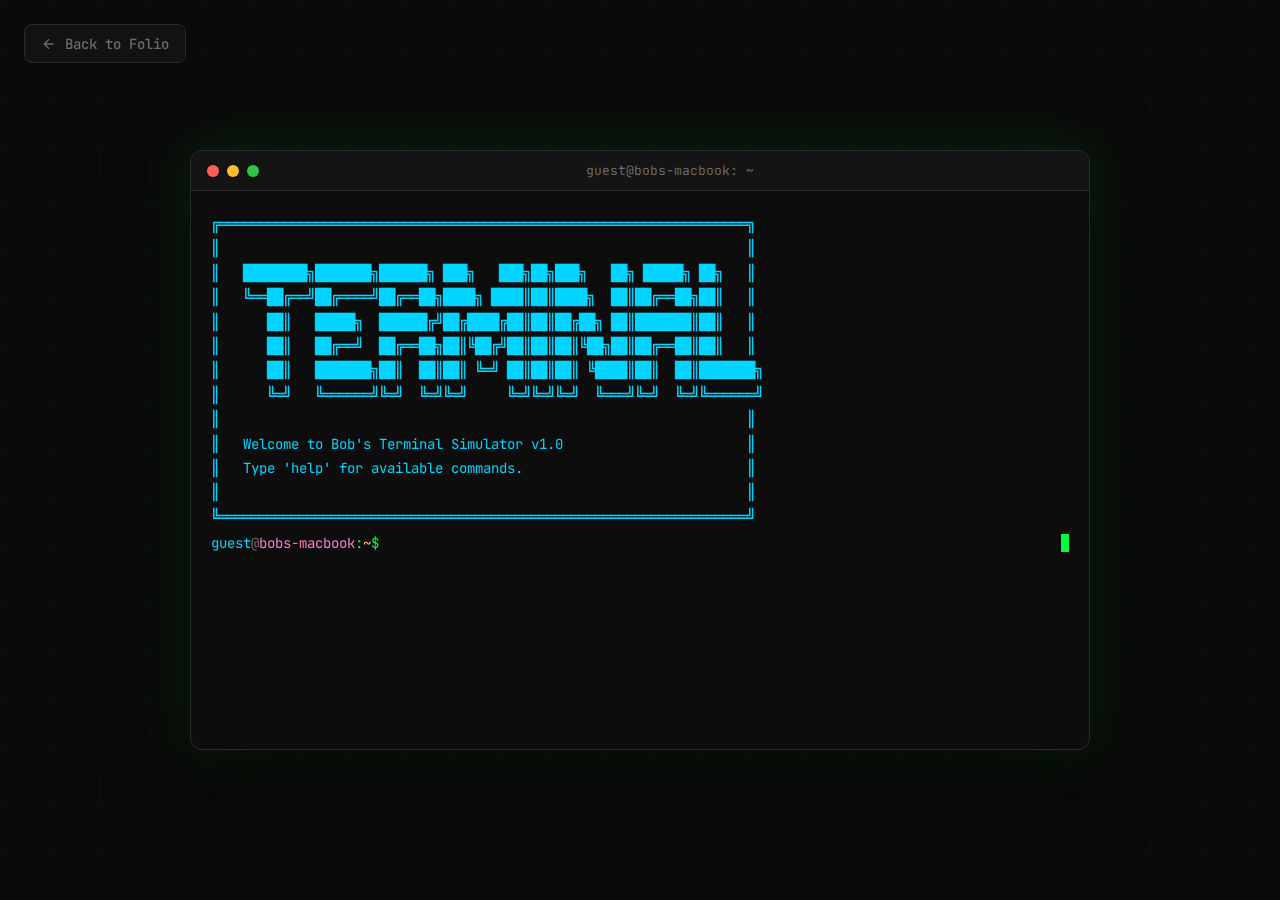
<file: showcases/terminal-sim/index.html>
<!DOCTYPE html>
<html lang="en">

<head>
    <meta charset="UTF-8">
    <meta name="viewport" content="width=device-width, initial-scale=1.0">
    <title>Terminal Simulator | Bob's Design Folio</title>
    <meta name="description" content="An interactive Linux terminal simulator with easter eggs">
    <link rel="preconnect" href="https://fonts.googleapis.com">
    <link rel="preconnect" href="https://fonts.gstatic.com" crossorigin>
    <link href="https://fonts.googleapis.com/css2?family=JetBrains+Mono:wght@400;500;700&display=swap" rel="stylesheet">
    <style>
        * {
            margin: 0;
            padding: 0;
            box-sizing: border-box;
        }

        :root {
            --bg-primary: #0a0a0a;
            --bg-secondary: #141414;
            --bg-terminal: #0d0d0d;
            --text-primary: #e0e0e0;
            --text-green: #00ff41;
            --text-cyan: #00d4ff;
            --text-yellow: #ffb86c;
            --text-red: #ff5555;
            --text-magenta: #ff79c6;
            --text-muted: #6b6b6b;
            --border: #2a2a2a;
            --glow: rgba(0, 255, 65, 0.15);
        }

        body {
            font-family: 'JetBrains Mono', 'Fira Code', monospace;
            background: var(--bg-primary);
            color: var(--text-primary);
            min-height: 100vh;
            display: flex;
            align-items: center;
            justify-content: center;
            padding: 2rem;
            overflow: hidden;
        }

        /* Animated background grid */
        body::before {
            content: '';
            position: fixed;
            top: 0;
            left: 0;
            width: 100%;
            height: 100%;
            background-image:
                linear-gradient(rgba(0, 255, 65, 0.03) 1px, transparent 1px),
                linear-gradient(90deg, rgba(0, 255, 65, 0.03) 1px, transparent 1px);
            background-size: 50px 50px;
            pointer-events: none;
            z-index: 0;
        }

        /* Terminal Window */
        .terminal-window {
            width: 100%;
            max-width: 900px;
            height: 600px;
            background: var(--bg-terminal);
            border-radius: 12px;
            box-shadow:
                0 25px 80px rgba(0, 0, 0, 0.6),
                0 0 60px var(--glow),
                inset 0 1px 0 rgba(255, 255, 255, 0.05);
            border: 1px solid var(--border);
            display: flex;
            flex-direction: column;
            overflow: hidden;
            position: relative;
            z-index: 1;
        }

        /* Title Bar */
        .title-bar {
            height: 40px;
            background: var(--bg-secondary);
            border-bottom: 1px solid var(--border);
            display: flex;
            align-items: center;
            padding: 0 16px;
            gap: 8px;
            flex-shrink: 0;
        }

        .window-controls {
            display: flex;
            gap: 8px;
        }

        .window-btn {
            width: 12px;
            height: 12px;
            border-radius: 50%;
            cursor: pointer;
            transition: filter 0.2s;
        }

        .window-btn:hover {
            filter: brightness(1.2);
        }

        .btn-close {
            background: #ff5f57;
        }

        .btn-minimize {
            background: #ffbd2e;
        }

        .btn-maximize {
            background: #28c940;
        }

        .title-text {
            flex: 1;
            text-align: center;
            font-size: 13px;
            color: var(--text-muted);
            user-select: none;
        }

        /* Terminal Body */
        .terminal-body {
            flex: 1;
            padding: 20px;
            overflow-y: auto;
            font-size: 14px;
            line-height: 1.6;
        }

        .terminal-body::-webkit-scrollbar {
            width: 8px;
        }

        .terminal-body::-webkit-scrollbar-track {
            background: var(--bg-terminal);
        }

        .terminal-body::-webkit-scrollbar-thumb {
            background: var(--border);
            border-radius: 4px;
        }

        /* Output Lines */
        .output-line {
            white-space: pre-wrap;
            word-break: break-word;
            margin-bottom: 2px;
        }

        .output-line.command {
            color: var(--text-green);
        }

        .output-line.error {
            color: var(--text-red);
        }

        .output-line.info {
            color: var(--text-cyan);
        }

        .output-line.warning {
            color: var(--text-yellow);
        }

        .output-line.highlight {
            color: var(--text-magenta);
        }

        /* Input Line */
        .input-line {
            display: flex;
            align-items: center;
            margin-top: 4px;
        }

        .prompt {
            color: var(--text-green);
            margin-right: 8px;
            flex-shrink: 0;
        }

        .prompt .user {
            color: var(--text-cyan);
        }

        .prompt .at {
            color: var(--text-muted);
        }

        .prompt .host {
            color: var(--text-magenta);
        }

        .prompt .path {
            color: var(--text-yellow);
        }

        .command-input {
            flex: 1;
            background: transparent;
            border: none;
            outline: none;
            color: var(--text-primary);
            font-family: inherit;
            font-size: inherit;
            caret-color: var(--text-green);
        }

        /* Blinking cursor effect */
        .command-input::placeholder {
            color: transparent;
        }

        .cursor-blink {
            display: inline-block;
            width: 8px;
            height: 18px;
            background: var(--text-green);
            animation: blink 1s step-end infinite;
            vertical-align: middle;
            margin-left: 2px;
        }

        @keyframes blink {
            50% {
                opacity: 0;
            }
        }

        /* ASCII Art styling */
        .ascii-art {
            color: var(--text-cyan);
            font-size: 12px;
            line-height: 1.2;
        }

        /* Directory listing */
        .dir-entry {
            display: inline-block;
            min-width: 180px;
            padding: 2px 0;
        }

        .dir-entry.directory {
            color: var(--text-cyan);
            font-weight: 500;
        }

        .dir-entry.file {
            color: var(--text-primary);
        }

        .dir-entry.hidden {
            color: var(--text-muted);
        }

        .dir-entry.executable {
            color: var(--text-green);
        }

        /* Matrix effect overlay */
        #matrix-canvas {
            position: fixed;
            top: 0;
            left: 0;
            width: 100%;
            height: 100%;
            pointer-events: none;
            z-index: 100;
            opacity: 0;
            transition: opacity 0.5s;
        }

        #matrix-canvas.active {
            opacity: 1;
        }

        /* Konami effect */
        .konami-active .terminal-window {
            animation: rainbow-glow 2s ease infinite;
        }

        @keyframes rainbow-glow {

            0%,
            100% {
                box-shadow: 0 0 60px rgba(255, 0, 0, 0.4);
            }

            16% {
                box-shadow: 0 0 60px rgba(255, 165, 0, 0.4);
            }

            33% {
                box-shadow: 0 0 60px rgba(255, 255, 0, 0.4);
            }

            50% {
                box-shadow: 0 0 60px rgba(0, 255, 0, 0.4);
            }

            66% {
                box-shadow: 0 0 60px rgba(0, 0, 255, 0.4);
            }

            83% {
                box-shadow: 0 0 60px rgba(128, 0, 128, 0.4);
            }
        }

        /* Back Button */
        .back-btn {
            position: fixed;
            top: 1.5rem;
            left: 1.5rem;
            display: flex;
            align-items: center;
            gap: 0.5rem;
            padding: 0.6rem 1rem;
            background: rgba(20, 20, 20, 0.8);
            backdrop-filter: blur(10px);
            border: 1px solid var(--border);
            border-radius: 8px;
            color: var(--text-muted);
            text-decoration: none;
            font-size: 0.875rem;
            font-weight: 500;
            transition: all 0.2s ease;
            z-index: 200;
        }

        .back-btn:hover {
            color: var(--text-green);
            border-color: var(--text-green);
        }

        .back-btn svg {
            width: 16px;
            height: 16px;
        }

        /* Responsive */
        @media (max-width: 768px) {
            body {
                padding: 1rem;
            }

            .terminal-window {
                height: calc(100vh - 2rem);
                border-radius: 8px;
            }

            .title-bar {
                height: 36px;
            }

            .terminal-body {
                padding: 12px;
                font-size: 12px;
            }

            .back-btn {
                top: auto;
                bottom: 1rem;
                left: 50%;
                transform: translateX(-50%);
            }
        }
    </style>
</head>

<body>
    <a href="../../index.html" class="back-btn">
        <svg viewBox="0 0 24 24" fill="none" stroke="currentColor" stroke-width="2">
            <path d="M19 12H5M12 19l-7-7 7-7" />
        </svg>
        Back to Folio
    </a>

    <canvas id="matrix-canvas"></canvas>

    <div class="terminal-window">
        <div class="title-bar">
            <div class="window-controls">
                <div class="window-btn btn-close" title="Close"></div>
                <div class="window-btn btn-minimize" title="Minimize"></div>
                <div class="window-btn btn-maximize" title="Maximize"></div>
            </div>
            <div class="title-text">guest@bobs-macbook: ~</div>
        </div>
        <div class="terminal-body" id="terminal">
            <!-- Output will be rendered here -->
        </div>
    </div>

    <script>
        // ========================================
        // VIRTUAL FILE SYSTEM
        // ========================================
        const fileSystem = {
            '/': {
                type: 'dir',
                children: ['home']
            },
            '/home': {
                type: 'dir',
                children: ['guest']
            },
            '/home/guest': {
                type: 'dir',
                children: ['welcome.txt', 'about.txt', 'projects', 'games', '.hidden', '.secrets']
            },
            '/home/guest/welcome.txt': {
                type: 'file',
                content: `
╔═══════════════════════════════════════════════════════════════════╗
║                                                                   ║
║   Welcome to Bob's Terminal Simulator! 🖥️                         ║
║                                                                   ║
║   This is an interactive Linux terminal experience.              ║
║   Type 'help' to see available commands.                         ║
║                                                                   ║
║   Pro tip: Try exploring the file system...                      ║
║            There might be some hidden surprises! 🐣              ║
║                                                                   ║
╚═══════════════════════════════════════════════════════════════════╝
`
            },
            '/home/guest/about.txt': {
                type: 'file',
                content: `
╭─────────────────────────────────────╮
│  👋 Hi, I'm Bob!                    │
├─────────────────────────────────────┤
│                                     │
│  A developer who loves:             │
│  • Clean, minimal design            │
│  • Interactive experiences          │
│  • Easter eggs (keep looking!)      │
│  • Terminal aesthetics              │
│                                     │
│  Check out my portfolio at:         │
│  bz8768.github.io/bob-design-folio  │
│                                     │
╰─────────────────────────────────────╯
`
            },
            '/home/guest/projects': {
                type: 'dir',
                children: ['readme.md', 'secret.txt']
            },
            '/home/guest/projects/readme.md': {
                type: 'file',
                content: `
# My Projects 🚀

## Active Projects
- **Terminal Simulator** - You're using it right now!
- **Isometric Escape** - 3D puzzle game
- **HYPER PARALLAX** - Intense scrolling experience
- **Notion Clone** - Clean documentation UI

## Coming Soon
- AI-powered code assistant
- Real-time collaboration tools

---
PS: Try 'cat secret.txt' in this directory... 👀
`
            },
            '/home/guest/projects/secret.txt': {
                type: 'file',
                content: `
🎉 CONGRATULATIONS! You found Easter Egg #1! 🎉

Here's an ASCII trophy for your curiosity:

       ___________
      '._==_==_=_.'
      .-\\:      /-.
     | (|:.     |) |
      '-|:.     |-'
        \\::.    /
         '::. .'
           ) (
         _.' '._
        '-------'
        
You're a true explorer! Try these next:
• Look in hidden directories (ls -a)
• Try the 'neofetch' command
• What happens if you type 'sudo rm -rf /'?
`
            },
            '/home/guest/games': {
                type: 'dir',
                children: ['adventure.txt', 'highscores.txt']
            },
            '/home/guest/games/adventure.txt': {
                type: 'file',
                content: `
╔════════════════════════════════════════════════╗
║  🎮 TEXT ADVENTURE PREVIEW 🎮                  ║
╠════════════════════════════════════════════════╣
║                                                ║
║  You stand at the entrance of a dark cave.    ║
║  A faint glow emanates from deep within.      ║
║                                                ║
║  What do you do?                              ║
║  > ENTER the cave                             ║
║  > EXAMINE the entrance                       ║
║  > RUN away                                   ║
║                                                ║
║  (Full version coming soon!)                  ║
║                                                ║
║  Hint: Try typing 'play adventure' 😉         ║
╚════════════════════════════════════════════════╝
`
            },
            '/home/guest/games/highscores.txt': {
                type: 'file',
                content: `
🏆 HIGH SCORES 🏆
─────────────────────
1. BOB ........... 9999
2. ALICE ......... 8500
3. CHARLIE ....... 7200
4. YOU? .......... ????

Keep exploring to unlock your score!
`
            },
            '/home/guest/.hidden': {
                type: 'dir',
                children: ['matrix.txt', '.super_secret']
            },
            '/home/guest/.hidden/matrix.txt': {
                type: 'file',
                content: `MATRIX_TRIGGER`
            },
            '/home/guest/.hidden/.super_secret': {
                type: 'file',
                content: `
🔐 ULTRA SECRET FILE 🔐

You've gone DEEP into the file system!

Fun fact: The Konami Code works here too!
Try: ↑ ↑ ↓ ↓ ← → ← → B A

Also try these commands:
• cowsay hello
• fortune
• sl
• 42
`
            },
            '/home/guest/.secrets': {
                type: 'dir',
                children: ['konami.txt', 'credits.txt']
            },
            '/home/guest/.secrets/konami.txt': {
                type: 'file',
                content: `
🎮 THE KONAMI CODE 🎮

↑ ↑ ↓ ↓ ← → ← → B A

This legendary cheat code was created by Kazuhisa Hashimoto
for the game Gradius on the NES in 1986.

Try entering it on your keyboard... something might happen! ✨
`
            },
            '/home/guest/.secrets/credits.txt': {
                type: 'file',
                content: `
╔═════════════════════════════════════════╗
║           🎬 CREDITS 🎬                 ║
╠═════════════════════════════════════════╣
║                                         ║
║  Created by: Bob Zhu                    ║
║  Built with: HTML, CSS, JavaScript      ║
║  Inspired by: Classic terminals         ║
║                                         ║
║  Special thanks to:                     ║
║  • You, for exploring!                  ║
║  • Coffee ☕                            ║
║  • Late night coding sessions           ║
║                                         ║
╚═════════════════════════════════════════╝
`
            }
        };

        // ========================================
        // TERMINAL STATE
        // ========================================
        let currentPath = '/home/guest';
        let commandHistory = [];
        let historyIndex = -1;
        let konamiSequence = [];
        const KONAMI_CODE = ['ArrowUp', 'ArrowUp', 'ArrowDown', 'ArrowDown', 'ArrowLeft', 'ArrowRight', 'ArrowLeft', 'ArrowRight', 'b', 'a'];

        const terminal = document.getElementById('terminal');
        const titleText = document.querySelector('.title-text');

        // ========================================
        // HELPER FUNCTIONS
        // ========================================
        function resolvePath(path) {
            if (path.startsWith('/')) return path;
            if (path === '~') return '/home/guest';
            if (path.startsWith('~/')) return '/home/guest' + path.slice(1);

            let parts = currentPath.split('/').filter(Boolean);
            const segments = path.split('/');

            for (const seg of segments) {
                if (seg === '..') {
                    parts.pop();
                } else if (seg !== '.' && seg !== '') {
                    parts.push(seg);
                }
            }

            return '/' + parts.join('/') || '/';
        }

        function getDisplayPath() {
            if (currentPath === '/home/guest') return '~';
            if (currentPath.startsWith('/home/guest/')) return '~' + currentPath.slice(11);
            return currentPath;
        }

        function updateTitleBar() {
            titleText.textContent = `guest@bobs-macbook: ${getDisplayPath()}`;
        }

        function createOutputLine(text, className = '') {
            const line = document.createElement('div');
            line.className = 'output-line' + (className ? ' ' + className : '');
            line.textContent = text;
            return line;
        }

        function createHtmlLine(html, className = '') {
            const line = document.createElement('div');
            line.className = 'output-line' + (className ? ' ' + className : '');
            line.innerHTML = html;
            return line;
        }

        function printOutput(text, className = '') {
            const lines = text.split('\n');
            lines.forEach(line => {
                terminal.insertBefore(createOutputLine(line, className), inputLine);
            });
        }

        function printHtml(html, className = '') {
            terminal.insertBefore(createHtmlLine(html, className), inputLine);
        }

        function scrollToBottom() {
            terminal.scrollTop = terminal.scrollHeight;
        }

        // ========================================
        // COMMANDS
        // ========================================
        const commands = {
            help: () => {
                return `
Available commands:
───────────────────────────────────────
  ls [path]      List directory contents
  ls -a          Show hidden files too
  cd <dir>       Change directory
  cat <file>     Display file contents
  pwd            Print working directory
  clear          Clear the terminal
  echo <text>    Print text
  whoami         Display current user
  date           Show current date/time
  neofetch       System information
  history        Show command history
  
Pro tips:
  • Use Tab for autocomplete
  • Use ↑/↓ for command history
  • Hidden files start with a dot (.)
  • Try exploring the file system! 🐣
`;
            },

            ls: (args) => {
                const showHidden = args.includes('-a') || args.includes('-la') || args.includes('-al');
                const pathArg = args.find(a => !a.startsWith('-')) || '.';
                const targetPath = resolvePath(pathArg);
                const node = fileSystem[targetPath];

                if (!node) return { text: `ls: cannot access '${pathArg}': No such file or directory`, error: true };
                if (node.type !== 'dir') return { text: `ls: '${pathArg}': Not a directory`, error: true };

                const entries = node.children
                    .filter(name => showHidden || !name.startsWith('.'))
                    .map(name => {
                        const childPath = targetPath === '/' ? `/${name}` : `${targetPath}/${name}`;
                        const child = fileSystem[childPath];
                        const isDir = child && child.type === 'dir';
                        const isHidden = name.startsWith('.');
                        let className = isDir ? 'directory' : 'file';
                        if (isHidden) className += ' hidden';
                        return `<span class="dir-entry ${className}">${name}${isDir ? '/' : ''}</span>`;
                    });

                return { html: entries.join('') || '(empty directory)' };
            },

            cd: (args) => {
                if (args.length === 0 || args[0] === '~') {
                    currentPath = '/home/guest';
                    updateTitleBar();
                    return null;
                }

                const targetPath = resolvePath(args[0]);
                const node = fileSystem[targetPath];

                if (!node) return { text: `cd: no such file or directory: ${args[0]}`, error: true };
                if (node.type !== 'dir') return { text: `cd: not a directory: ${args[0]}`, error: true };

                currentPath = targetPath;
                updateTitleBar();
                return null;
            },

            cat: (args) => {
                if (args.length === 0) return { text: 'cat: missing file operand', error: true };

                const targetPath = resolvePath(args[0]);
                const node = fileSystem[targetPath];

                if (!node) return { text: `cat: ${args[0]}: No such file or directory`, error: true };
                if (node.type === 'dir') return { text: `cat: ${args[0]}: Is a directory`, error: true };

                // Easter egg: Matrix trigger
                if (node.content === 'MATRIX_TRIGGER') {
                    triggerMatrixEffect();
                    return { text: 'Wake up, Neo... The Matrix has you...\n\nFollow the white rabbit. 🐇', className: 'highlight' };
                }

                return { text: node.content.trim() };
            },

            pwd: () => currentPath,

            clear: () => {
                // Remove all output lines except input
                const outputs = terminal.querySelectorAll('.output-line');
                outputs.forEach(el => el.remove());
                return null;
            },

            echo: (args) => args.join(' ') || '',

            whoami: () => 'guest',

            date: () => new Date().toString(),

            history: () => {
                if (commandHistory.length === 0) return 'No commands in history';
                return commandHistory.map((cmd, i) => `  ${i + 1}  ${cmd}`).join('\n');
            },

            neofetch: () => {
                return `
        .--.         <span class="info">guest</span>@<span class="highlight">bobs-macbook</span>
       |o_o |        ─────────────────
       |:_/ |        <span class="info">OS:</span> BobOS 1.0 LTS
      //   \\ \\       <span class="info">Host:</span> Design Folio
     (|     | )      <span class="info">Uptime:</span> Always on ☕
    /'\\_   _/\`\\      <span class="info">Shell:</span> bobsh 1.0
    \\___)=(___/      <span class="info">Terminal:</span> Terminal Simulator
                     <span class="info">CPU:</span> Curiosity-Driven Processor
                     <span class="info">Memory:</span> Unlimited imagination
                     
                     <span style="color:#ff5555">███</span><span style="color:#ffb86c">███</span><span style="color:#f1fa8c">███</span><span style="color:#50fa7b">███</span><span style="color:#8be9fd">███</span><span style="color:#bd93f9">███</span><span style="color:#ff79c6">███</span>
`;
            },

            cowsay: (args) => {
                const message = args.join(' ') || 'Moo!';
                const topLine = ' ' + '_'.repeat(message.length + 2);
                const botLine = ' ' + '-'.repeat(message.length + 2);
                return `
${topLine}
< ${message} >
${botLine}
        \\   ^__^
         \\  (oo)\\_______
            (__)\\       )\\/\\
                ||----w |
                ||     ||
`;
            },

            fortune: () => {
                const fortunes = [
                    "You will find a hidden easter egg today! 🐣",
                    "The terminal is mightier than the GUI.",
                    "In the realm of code, bugs are just features in disguise.",
                    "Patience, young padawan. Console.log will guide you.",
                    "The answer is 42. The question is irrelevant.",
                    "sudo make me a sandwich 🥪",
                    "There are 10 types of people: those who understand binary and those who don't.",
                    "Keep calm and clear the terminal."
                ];
                return fortunes[Math.floor(Math.random() * fortunes.length)];
            },

            sudo: (args) => {
                if (args.join(' ') === 'rm -rf /') {
                    return {
                        text: `
🛑 PERMISSION DENIED 🛑

Nice try! But this terminal values its existence.

    ⠀⠀⠀⠀⣀⣤⣴⣶⣶⣶⣦⣤⣀⠀⠀⠀⠀
    ⠀⠀⣠⣾⣿⣿⣿⣿⣿⣿⣿⣿⣿⣷⣄⠀⠀
    ⠀⣼⣿⣿⣿⣿⣿⣿⣿⣿⣿⣿⣿⣿⣿⣧⠀
    ⢸⣿⣿⣿⣿⣿⣿⣿⣿⣿⣿⣿⣿⣿⣿⣿⡇
    ⠘⣿⣿⣿⣿⠟⠉⠀⠀⠀⠉⠻⣿⣿⣿⣿⠃
    ⠀⠹⣿⣿⣿⣦⣤⣀⣀⣤⣴⣾⣿⣿⣿⠏⠀
    ⠀⠀⠈⠻⣿⣿⣿⣿⣿⣿⣿⣿⣿⠟⠁⠀⠀
    ⠀⠀⠀⠀⠀⠉⠛⠻⠿⠿⠛⠉⠀⠀⠀⠀⠀

Error: Self-preservation module activated.
`, className: 'warning'
                    };
                }
                if (args.join(' ') === 'make me a sandwich') {
                    return '🥪 Here you go!';
                }
                return { text: `sudo: permission denied. This is a simulation!`, error: true };
            },

            sl: () => {
                return `
    ====        ________                ___________
_D _|  |_______/        \\__I_I_____===__|_________|
 |(_)---  |   H\\________/ |   |        =|___ ___|  
 /     |  |   H  |  |     |   |         ||_| |_||  
|      |  |   H  |__--------------------| [___] |  
| ________|___H__/__|_____/[][]~\\_______|       |  
|/ |   |-----------I_____I [][] []  D   |=======|__
__/ =| o |=-~~\\  /~~\\  /~~\\  /~~\\ ____Y___________|__
 |/-=|___|=    ||    ||    ||    |_____/~\\___/       
  \\_/      \\O=====O=====O=====O_/      \\_/            

Choo choo! 🚂
`;
            },

            '42': () => {
                return `
🌌 THE ANSWER TO LIFE, THE UNIVERSE, AND EVERYTHING 🌌

According to the Hitchhiker's Guide to the Galaxy,
the answer is indeed: 42

But what was the question? 🤔

"Don't Panic!" - Douglas Adams
`;
            },

            exit: () => {
                printOutput('\nLogout\n\n[Process completed]', 'info');
                setTimeout(() => {
                    inputLine.style.display = 'none';
                    printOutput('\nSession ended. Refresh to restart.', 'warning');
                }, 500);
                return null;
            },

            'play': (args) => {
                if (args[0] === 'adventure') {
                    return `
🎮 MINI ADVENTURE 🎮
━━━━━━━━━━━━━━━━━━━

You enter the dark cave...

*WHOOOOSH*

A gust of wind blows out your torch!
In the darkness, you hear a whisper:

"The secret lies in the hidden paths..."

You fumble around and find matches.
Relighting your torch reveals... a terminal!

The terminal displays: "ls -a might help you..."

🎮 GAME OVER - Thanks for playing! 🎮
`;
                }
                return { text: `play: unknown game '${args[0] || ''}'`, error: true };
            }
        };

        // ========================================
        // COMMAND PROCESSOR
        // ========================================
        function processCommand(cmdLine) {
            const trimmed = cmdLine.trim();
            if (!trimmed) return;

            // Add to history
            if (trimmed !== commandHistory[commandHistory.length - 1]) {
                commandHistory.push(trimmed);
            }
            historyIndex = commandHistory.length;

            // Print the command
            printHtml(`<span class="prompt"><span class="user">guest</span><span class="at">@</span><span class="host">bobs-macbook</span>:<span class="path">${getDisplayPath()}</span>$</span> ${escapeHtml(trimmed)}`, 'command');

            // Parse command
            const parts = trimmed.split(/\s+/);
            const cmd = parts[0].toLowerCase();
            const args = parts.slice(1);

            // Special case for '42'
            if (cmd === '42' || trimmed === '42') {
                const result = commands['42']();
                printOutput(result);
                scrollToBottom();
                return;
            }

            // Execute command
            if (commands[cmd]) {
                const result = commands[cmd](args);

                if (result === null) {
                    // Command handled internally (like clear, cd)
                } else if (typeof result === 'object') {
                    if (result.html) {
                        printHtml(result.html, result.className || '');
                    } else {
                        printOutput(result.text, result.error ? 'error' : (result.className || ''));
                    }
                } else if (typeof result === 'string') {
                    printHtml(result);
                }
            } else {
                printOutput(`command not found: ${cmd}`, 'error');
                printOutput(`Type 'help' for available commands.`, 'info');
            }

            scrollToBottom();
        }

        function escapeHtml(text) {
            const div = document.createElement('div');
            div.textContent = text;
            return div.innerHTML;
        }

        // ========================================
        // INPUT HANDLING
        // ========================================
        let inputLine;
        let commandInput;

        function createInputLine() {
            inputLine = document.createElement('div');
            inputLine.className = 'input-line';
            inputLine.innerHTML = `
                <span class="prompt">
                    <span class="user">guest</span><span class="at">@</span><span class="host">bobs-macbook</span>:<span class="path">${getDisplayPath()}</span>$
                </span>
                <input type="text" class="command-input" autofocus autocomplete="off" spellcheck="false">
                <span class="cursor-blink"></span>
            `;
            terminal.appendChild(inputLine);
            commandInput = inputLine.querySelector('.command-input');

            commandInput.addEventListener('keydown', handleKeydown);
            commandInput.addEventListener('input', () => {
                // Hide blinking cursor when typing
                const cursor = inputLine.querySelector('.cursor-blink');
                cursor.style.display = commandInput.value ? 'none' : 'inline-block';
            });
        }

        function handleKeydown(e) {
            // Konami code detection
            konamiSequence.push(e.key);
            if (konamiSequence.length > KONAMI_CODE.length) {
                konamiSequence.shift();
            }
            if (JSON.stringify(konamiSequence) === JSON.stringify(KONAMI_CODE)) {
                triggerKonamiEffect();
                konamiSequence = [];
            }

            if (e.key === 'Enter') {
                const cmd = commandInput.value;

                // Process command first (while inputLine is still in DOM for insertBefore)
                processCommand(cmd);

                // Remove old input line after processing
                inputLine.remove();

                // Create new input line
                createInputLine();
                commandInput.focus();
            } else if (e.key === 'ArrowUp') {
                e.preventDefault();
                if (historyIndex > 0) {
                    historyIndex--;
                    commandInput.value = commandHistory[historyIndex] || '';
                }
            } else if (e.key === 'ArrowDown') {
                e.preventDefault();
                if (historyIndex < commandHistory.length - 1) {
                    historyIndex++;
                    commandInput.value = commandHistory[historyIndex] || '';
                } else {
                    historyIndex = commandHistory.length;
                    commandInput.value = '';
                }
            } else if (e.key === 'Tab') {
                e.preventDefault();
                handleTabCompletion();
            } else if (e.key === 'l' && e.ctrlKey) {
                e.preventDefault();
                commands.clear();
            }
        }

        function handleTabCompletion() {
            const input = commandInput.value;
            const parts = input.split(/\s+/);

            if (parts.length <= 1) {
                // Complete command names
                const cmdNames = Object.keys(commands);
                const matches = cmdNames.filter(c => c.startsWith(parts[0]));
                if (matches.length === 1) {
                    commandInput.value = matches[0] + ' ';
                }
            } else {
                // Complete file/directory names
                const partial = parts[parts.length - 1];
                const pathParts = partial.split('/');
                const prefix = pathParts.slice(0, -1).join('/');
                const search = pathParts[pathParts.length - 1];

                const parentPath = prefix ? resolvePath(prefix) : currentPath;
                const parentNode = fileSystem[parentPath];

                if (parentNode && parentNode.type === 'dir') {
                    const matches = parentNode.children.filter(c => c.startsWith(search));
                    if (matches.length === 1) {
                        const newParts = [...parts];
                        newParts[newParts.length - 1] = prefix ? `${prefix}/${matches[0]}` : matches[0];
                        commandInput.value = newParts.join(' ');
                    }
                }
            }
        }

        // ========================================
        // EASTER EGG EFFECTS
        // ========================================
        function triggerMatrixEffect() {
            const canvas = document.getElementById('matrix-canvas');
            const ctx = canvas.getContext('2d');

            canvas.width = window.innerWidth;
            canvas.height = window.innerHeight;
            canvas.classList.add('active');

            const chars = 'ABCDEFGHIJKLMNOPQRSTUVWXYZ0123456789@#$%^&*()';
            const fontSize = 14;
            const columns = canvas.width / fontSize;
            const drops = Array(Math.floor(columns)).fill(1);

            let frameCount = 0;
            const maxFrames = 300;

            function drawMatrix() {
                ctx.fillStyle = 'rgba(0, 0, 0, 0.05)';
                ctx.fillRect(0, 0, canvas.width, canvas.height);

                ctx.fillStyle = '#00ff41';
                ctx.font = `${fontSize}px JetBrains Mono`;

                for (let i = 0; i < drops.length; i++) {
                    const char = chars[Math.floor(Math.random() * chars.length)];
                    ctx.fillText(char, i * fontSize, drops[i] * fontSize);

                    if (drops[i] * fontSize > canvas.height && Math.random() > 0.975) {
                        drops[i] = 0;
                    }
                    drops[i]++;
                }

                frameCount++;
                if (frameCount < maxFrames) {
                    requestAnimationFrame(drawMatrix);
                } else {
                    canvas.classList.remove('active');
                    ctx.clearRect(0, 0, canvas.width, canvas.height);
                }
            }

            drawMatrix();
        }

        function triggerKonamiEffect() {
            document.body.classList.add('konami-active');
            printOutput('\n🎮 KONAMI CODE ACTIVATED! 🎮', 'highlight');
            printOutput('+30 Lives! Just kidding... but you found an easter egg!\n', 'info');

            setTimeout(() => {
                document.body.classList.remove('konami-active');
            }, 5000);
        }

        // ========================================
        // INITIALIZATION
        // ========================================
        function init() {
            // Welcome message
            printOutput(`
╔══════════════════════════════════════════════════════════════════╗
║                                                                  ║
║   ████████╗███████╗██████╗ ███╗   ███╗██╗███╗   ██╗ █████╗ ██╗   ║
║   ╚══██╔══╝██╔════╝██╔══██╗████╗ ████║██║████╗  ██║██╔══██╗██║   ║
║      ██║   █████╗  ██████╔╝██╔████╔██║██║██╔██╗ ██║███████║██║   ║
║      ██║   ██╔══╝  ██╔══██╗██║╚██╔╝██║██║██║╚██╗██║██╔══██║██║   ║
║      ██║   ███████╗██║  ██║██║ ╚═╝ ██║██║██║ ╚████║██║  ██║███████╗
║      ╚═╝   ╚══════╝╚═╝  ╚═╝╚═╝     ╚═╝╚═╝╚═╝  ╚═══╝╚═╝  ╚═╝╚══════╝
║                                                                  ║
║   Welcome to Bob's Terminal Simulator v1.0                       ║
║   Type 'help' for available commands.                            ║
║                                                                  ║
╚══════════════════════════════════════════════════════════════════╝
`, 'info');

            createInputLine();

            // Focus input on any click
            terminal.addEventListener('click', () => {
                commandInput.focus();
            });

            // Window button handlers
            document.querySelector('.btn-close').addEventListener('click', () => {
                printOutput('\n[Terminal session ended]', 'warning');
                inputLine.style.display = 'none';
            });

            document.querySelector('.btn-minimize').addEventListener('click', () => {
                printOutput('Minimize not supported in browser mode 😄', 'info');
            });

            document.querySelector('.btn-maximize').addEventListener('click', () => {
                const win = document.querySelector('.terminal-window');
                win.style.maxWidth = win.style.maxWidth === 'none' ? '900px' : 'none';
                win.style.height = win.style.height === '100vh' ? '600px' : '100vh';
            });
        }

        // Start when DOM is ready
        document.addEventListener('DOMContentLoaded', init);
    </script>
</body>

</html>
</file>
<file: css/shared.css>
/* =================================
   BOB'S DESIGN FOLIO - Design System
   ================================= */

@import url('https://fonts.googleapis.com/css2?family=Inter:wght@300;400;500;600;700;800;900&family=Space+Grotesk:wght@400;500;600;700&display=swap');

/* CSS Custom Properties */
:root {
    /* Colors */
    --color-bg-dark: #0a0a0f;
    --color-bg-card: rgba(20, 20, 30, 0.6);
    --color-accent-primary: #00d2ff;
    --color-accent-secondary: #7c3aed;
    --color-accent-gradient: linear-gradient(135deg, #00d2ff 0%, #7c3aed 100%);
    --color-text-primary: #ffffff;
    --color-text-secondary: rgba(255, 255, 255, 0.7);
    --color-text-muted: rgba(255, 255, 255, 0.4);
    --color-border: rgba(255, 255, 255, 0.1);
    
    /* Typography */
    --font-primary: 'Inter', -apple-system, BlinkMacSystemFont, sans-serif;
    --font-display: 'Space Grotesk', sans-serif;
    
    /* Spacing */
    --space-xs: 0.25rem;
    --space-sm: 0.5rem;
    --space-md: 1rem;
    --space-lg: 2rem;
    --space-xl: 4rem;
    --space-2xl: 8rem;
    
    /* Borders */
    --radius-sm: 8px;
    --radius-md: 16px;
    --radius-lg: 24px;
    --radius-full: 9999px;
    
    /* Shadows */
    --shadow-glow: 0 0 60px -15px rgba(0, 210, 255, 0.3);
    --shadow-card: 0 25px 50px -12px rgba(0, 0, 0, 0.5);
    
    /* Transitions */
    --transition-fast: 150ms ease;
    --transition-base: 300ms ease;
    --transition-slow: 500ms cubic-bezier(0.4, 0, 0.2, 1);
}

/* Reset & Base */
*, *::before, *::after {
    box-sizing: border-box;
    margin: 0;
    padding: 0;
}

html {
    scroll-behavior: smooth;
    font-size: 16px;
}

body {
    font-family: var(--font-primary);
    background: var(--color-bg-dark);
    color: var(--color-text-primary);
    line-height: 1.6;
    min-height: 100vh;
    -webkit-font-smoothing: antialiased;
    -moz-osx-font-smoothing: grayscale;
}

/* Animated Gradient Background */
.gradient-bg {
    position: fixed;
    top: 0;
    left: 0;
    width: 100%;
    height: 100%;
    z-index: -1;
    background: 
        radial-gradient(ellipse at 20% 20%, rgba(0, 210, 255, 0.15) 0%, transparent 50%),
        radial-gradient(ellipse at 80% 80%, rgba(124, 58, 237, 0.15) 0%, transparent 50%),
        var(--color-bg-dark);
    animation: gradientShift 15s ease infinite;
}

@keyframes gradientShift {
    0%, 100% { 
        background-position: 0% 0%, 100% 100%; 
    }
    50% { 
        background-position: 100% 0%, 0% 100%; 
    }
}

/* Typography */
h1, h2, h3, h4, h5, h6 {
    font-family: var(--font-display);
    font-weight: 700;
    line-height: 1.2;
}

.text-gradient {
    background: var(--color-accent-gradient);
    -webkit-background-clip: text;
    background-clip: text;
    -webkit-text-fill-color: transparent;
}

/* Links */
a {
    color: var(--color-accent-primary);
    text-decoration: none;
    transition: color var(--transition-fast);
}

a:hover {
    color: var(--color-text-primary);
}

/* Buttons */
.btn {
    display: inline-flex;
    align-items: center;
    justify-content: center;
    gap: var(--space-sm);
    padding: var(--space-sm) var(--space-lg);
    font-family: var(--font-primary);
    font-weight: 600;
    font-size: 0.875rem;
    border: none;
    border-radius: var(--radius-full);
    cursor: pointer;
    transition: all var(--transition-base);
}

.btn-primary {
    background: var(--color-accent-gradient);
    color: var(--color-bg-dark);
}

.btn-primary:hover {
    transform: translateY(-2px);
    box-shadow: var(--shadow-glow);
}

.btn-ghost {
    background: transparent;
    color: var(--color-text-primary);
    border: 1px solid var(--color-border);
}

.btn-ghost:hover {
    background: rgba(255, 255, 255, 0.05);
    border-color: var(--color-accent-primary);
}

/* Cards */
.card {
    background: var(--color-bg-card);
    border: 1px solid var(--color-border);
    border-radius: var(--radius-lg);
    backdrop-filter: blur(20px);
    -webkit-backdrop-filter: blur(20px);
    overflow: hidden;
    transition: all var(--transition-slow);
}

.card:hover {
    transform: translateY(-8px);
    border-color: var(--color-accent-primary);
    box-shadow: var(--shadow-glow);
}

/* Container */
.container {
    width: 100%;
    max-width: 1400px;
    margin: 0 auto;
    padding: 0 var(--space-lg);
}

/* Grid */
.grid {
    display: grid;
    gap: var(--space-lg);
}

.grid-2 { grid-template-columns: repeat(2, 1fr); }
.grid-3 { grid-template-columns: repeat(3, 1fr); }

@media (max-width: 1024px) {
    .grid-3 { grid-template-columns: repeat(2, 1fr); }
}

@media (max-width: 768px) {
    .grid-2, .grid-3 { grid-template-columns: 1fr; }
}

/* Animations */
@keyframes fadeInUp {
    from {
        opacity: 0;
        transform: translateY(30px);
    }
    to {
        opacity: 1;
        transform: translateY(0);
    }
}

@keyframes pulse {
    0%, 100% { opacity: 1; }
    50% { opacity: 0.5; }
}

@keyframes float {
    0%, 100% { transform: translateY(0); }
    50% { transform: translateY(-10px); }
}

.animate-fade-in {
    animation: fadeInUp 0.8s ease forwards;
}

.animate-float {
    animation: float 6s ease-in-out infinite;
}

/* Utility Classes */
.sr-only {
    position: absolute;
    width: 1px;
    height: 1px;
    padding: 0;
    margin: -1px;
    overflow: hidden;
    clip: rect(0, 0, 0, 0);
    border: 0;
}

.text-center { text-align: center; }
.text-muted { color: var(--color-text-muted); }
</file>
